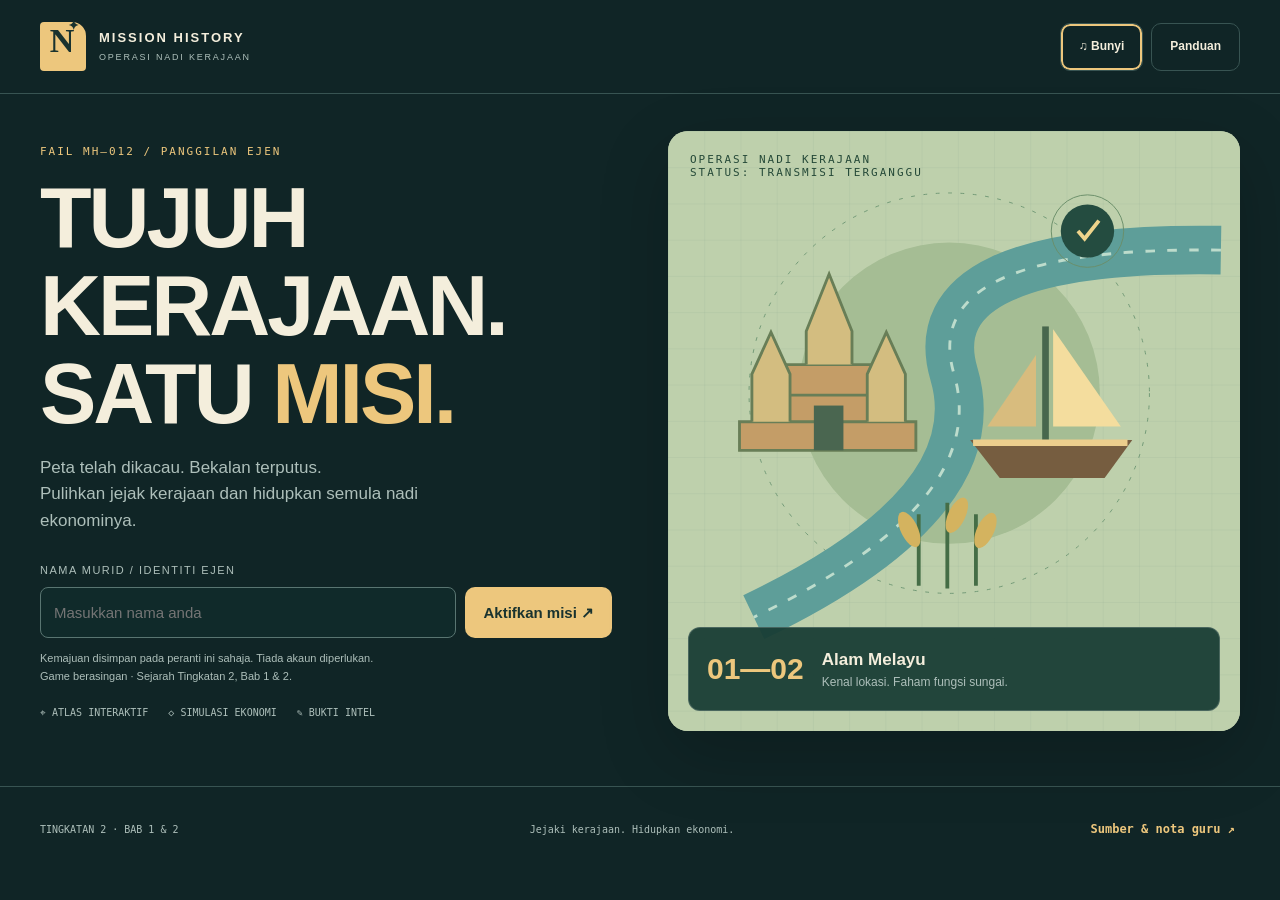
<file: index.html>
<!doctype html><html lang="ms"><head><meta charset="utf-8"><meta name="viewport" content="width=device-width,initial-scale=1"><meta name="theme-color" content="#102c2c"><meta name="description" content="Operasi Nadi Kerajaan: game Sejarah Tingkatan 2 Bab 1 dan 2 dengan peta, simulasi dan latihan bertulis."><title>Operasi Nadi Kerajaan · Mission History</title><style>
:root{--bg:#102526;--panel:#173333;--panel2:#1d3d3c;--line:#385452;--cream:#f4eedc;--gold:#edc77d;--teal:#80cbbb;--coral:#f48e72;--muted:#adbfba;--ink:#19332f}*{box-sizing:border-box}body{margin:0;background:var(--bg);color:var(--cream);font:15px/1.55 'Segoe UI',Arial,sans-serif}button,input,textarea{font:inherit}button{border:0;border-radius:10px;padding:12px 18px;min-height:48px;cursor:pointer;font-weight:700;background:var(--cream);color:var(--ink)}button:hover{filter:brightness(1.08)}button:disabled{opacity:.45;cursor:default}button:focus-visible,input:focus-visible,textarea:focus-visible,a:focus-visible,[tabindex]:focus-visible{outline:3px solid var(--gold);outline-offset:4px}button[aria-pressed=true]{box-shadow:inset 0 0 0 2px var(--gold)}a{color:var(--gold)}h1,h2,h3,p{margin:0 0 16px}h1{font-size:clamp(46px,6.6vw,92px);line-height:1.04;letter-spacing:-3px;font-weight:750}h2{font-size:clamp(28px,3vw,40px);line-height:1.2;letter-spacing:-1px}h3{font-size:20px;line-height:1.3}p{color:var(--muted)}.topbar{max-width:1400px;margin:auto;padding:22px 40px;display:flex;justify-content:space-between;align-items:center;border-bottom:1px solid var(--line);gap:12px}.brand{display:flex;align-items:center;gap:13px;font-size:13px;letter-spacing:2px;font-weight:800}.brand small{display:block;font-size:9px;letter-spacing:1.8px;color:var(--muted);margin-top:3px;font-weight:500}.brand-mark{font:700 34px Georgia,serif;color:var(--ink);background:var(--gold);width:46px;height:49px;text-align:center;position:relative;border-radius:4px 14px 4px 4px}.brand-mark span{position:absolute;font-size:13px;top:-4px;right:5px}.topbar nav{display:flex;gap:8px}.quiet{background:transparent;color:var(--cream);border:1px solid var(--line);font-size:12px}.primary{background:var(--gold);color:var(--ink)}.coral{background:var(--coral);color:#2a2621}.link-button{background:none;color:var(--gold);padding:5px;font-size:12px}.eyebrow{font:11px/1.7 Consolas,monospace;text-transform:uppercase;letter-spacing:2px;color:var(--gold);margin-bottom:14px}.muted{color:var(--muted)}.small{font-size:12px}.gold{color:var(--gold)}.teal{color:var(--teal)}.pill{display:inline-block;border:1px solid var(--line);padding:7px 13px;border-radius:25px;font:11px Consolas,monospace;color:var(--gold);white-space:nowrap}.panel{background:var(--panel);border:1px solid var(--line);border-radius:16px;padding:24px}main{max-width:1340px;padding:32px 40px 50px;margin:auto;min-height:75vh}footer{max-width:1340px;padding:18px 40px;margin:auto;border-top:1px solid var(--line);display:flex;justify-content:space-between;align-items:center;gap:12px;color:var(--muted);font:10px Consolas,monospace}.landing{display:grid;grid-template-columns:1fr 1fr;gap:56px;align-items:center;min-height:610px}.landing .lead{font-size:17px;max-width:470px}.landing-label{display:block;font-size:11px;letter-spacing:1.5px;color:var(--muted);margin:28px 0 8px}.name-row{display:flex;gap:9px}.name-row input{min-width:0;flex:1}.name-row button{white-space:nowrap}input,textarea{border:1px solid #597571;background:#102a2a;color:var(--cream);border-radius:8px;padding:13px;width:100%;min-height:50px}textarea{resize:vertical;line-height:1.65}.privacy{font-size:11px;line-height:1.6;margin-top:12px}.cover{position:relative;aspect-ratio:1/1.05;background:#b6c7a6;border-radius:20px;overflow:hidden;box-shadow:0 24px 70px #0003}.cover svg{display:block;width:100%;height:100%}.cover .cover-label{position:absolute;top:22px;left:22px;color:#254938;font:11px Consolas,monospace;letter-spacing:2px}.cover .cover-caption{position:absolute;bottom:20px;left:20px;right:20px;background:#183c34eF;border:1px solid #ffffff2e;padding:18px;border-radius:12px;display:flex;gap:18px;align-items:center}.cover-caption strong{color:var(--gold);font-size:30px}.cover-caption p{margin:0;font-size:12px}.cover-caption b{display:block;color:var(--cream);font-size:17px}.landing-tags{display:flex;gap:20px;margin-top:22px;font:10px Consolas,monospace;color:var(--muted)}.resume{max-width:720px;margin:65px auto}.resume .actions{justify-content:flex-start}.hud{display:grid;grid-template-columns:1fr auto;gap:20px;margin-bottom:25px}.hud .agent{font-size:12px;color:var(--muted)}.hud .score{font:24px Consolas,monospace;color:var(--gold)}.score small{font-size:11px;color:var(--muted)}.progress{height:5px;background:#36514b;border-radius:5px;overflow:hidden;margin:10px 0}.progress>i{display:block;height:100%;background:var(--teal);transition:width .3s}.steps{display:flex;gap:16px;color:#8fa6a0;font:10px Consolas,monospace}.steps .current{color:var(--gold)}.heading{display:flex;align-items:flex-end;justify-content:space-between;gap:25px;margin-bottom:24px}.heading p{margin-bottom:0;max-width:760px}.heading .eyebrow{margin-bottom:10px}.next-guide{background:#284c43;border:1px solid #6a8a69;border-radius:12px;padding:14px 18px;margin-bottom:20px;display:flex;align-items:center;justify-content:space-between;gap:14px}.next-guide p{color:#e1ebd4;margin:0;font-size:13px}.next-guide strong{color:var(--gold)}.next-guide button{font-size:12px;white-space:nowrap;background:#d8ddb5;min-height:44px;padding:8px 13px}.map-layout{display:grid;grid-template-columns:minmax(0,1fr) 280px;gap:20px}.atlas{background:#dce2cd;border-radius:15px;overflow:hidden;border:1px solid #9daf96;color:var(--ink)}.atlas-toolbar{display:flex;justify-content:space-between;gap:8px;align-items:center;background:#ede8d1;padding:12px 15px;font:11px Consolas,monospace}.atlas-toolbar button{background:#cad3b9;font-size:11px;padding:8px 12px;min-height:44px}.scope-tabs{display:flex;gap:6px;flex-wrap:wrap}.scope-tabs button.active{background:#335b50;color:var(--cream)}.atlas-viewport{overflow:auto;max-height:590px;overscroll-behavior:contain;scrollbar-color:#8b9f89 #dce2cd}.map-surface{position:relative;min-width:620px;width:100%;aspect-ratio:1000/900;user-select:none;isolation:isolate}.map-surface.zoom{width:150%;min-width:950px}.map-surface>img{width:100%;height:100%;display:block;pointer-events:none}.leader-lines{position:absolute;inset:0;width:100%;height:100%;pointer-events:none}.pin{position:absolute;transform:translate(-50%,-50%);padding:0;width:44px;height:44px;min-height:44px;border:2px solid #fff7df;border-radius:50%;background:#294d43;color:#fff;box-shadow:0 2px 7px #0005;font:700 15px Consolas,monospace;z-index:2}.pin.done{background:#577d48}.pin .placed-label{position:absolute;top:46px;left:50%;transform:translateX(-50%);background:#f6efdcea;color:#294b39;padding:2px 5px;border-radius:4px;font:600 10px 'Segoe UI',sans-serif;white-space:nowrap;pointer-events:none}.pin.target-hint{outline:4px solid #e18c56;outline-offset:4px}.atlas-caption{font-size:11px;padding:12px 16px;background:#ede8d1}.bank{padding:20px;align-self:start}.bank h3{font-size:17px}.bank p{font-size:12px}.label-list{display:flex;flex-direction:column;gap:8px}.map-label{background:#24463f;color:var(--cream);border:1px solid #527264;text-align:left;padding:12px 14px;font-size:13px;touch-action:none;user-select:none}.map-label.active{border-color:var(--gold);background:#59583a}.map-label.complete{background:#294a39;color:#b3d8ac;border-color:#5d865c}.drag-ghost{position:fixed;background:var(--gold);color:var(--ink);padding:14px 18px;border-radius:9px;box-shadow:0 5px 25px #0006;z-index:2000;pointer-events:none;font-weight:700;max-width:230px}.feedback{min-height:54px;padding:14px 18px;margin:18px 0;border-left:3px solid var(--gold);background:#e5bd730a;color:#e8e6ce;font-size:13px}.actions{display:flex;justify-content:flex-end;gap:10px;flex-wrap:wrap;margin-top:20px}.briefing{max-width:860px;margin:30px auto;text-align:center;padding:40px}.briefing h1{font-size:48px;letter-spacing:-2px}.briefing .alert{padding:20px;background:#ee8d7210;border:1px solid #ee8d7255;border-radius:12px;color:#fac2a9}.brief-grid{display:grid;grid-template-columns:repeat(3,1fr);gap:12px;margin:28px 0;text-align:left}.brief-grid div{padding:15px;background:#244139;border-top:2px solid var(--gold)}.brief-grid b{font-size:14px}.brief-grid p{font-size:12px;margin:7px 0 0}.intro{background:radial-gradient(ellipse at 50% 40%,#551f25,#160f17 75%);border:1px solid #9c5147;max-width:1000px;margin:20px auto;border-radius:16px;text-align:center;padding:30px;min-height:590px;font-family:Consolas,monospace;position:relative;overflow:hidden}.intro:before{content:'';position:absolute;inset:0;background:repeating-linear-gradient(0deg,transparent 0 5px,#ec755506 5px 6px);pointer-events:none}.intro h1{font:700 clamp(40px,7vw,86px) Consolas,monospace;letter-spacing:-3px;color:#ff846f;animation:signal 3s infinite;text-shadow:3px 0 #ab4557}.intro .counter{font-size:90px;color:#ffe9c6;line-height:1.2;margin:20px 0}.intro .terminal{max-width:620px;margin:25px auto;padding:18px;border-left:2px solid #ef795e;background:#080c11b0;text-align:left;color:#f3b8a2;min-height:88px}.intro .terminal p{font-size:13px;margin:8px 0 0;color:#d5b7a5}.intro .quiet{border-color:#8e5147;margin-top:15px}.intro .eyebrow{color:#efac8c}.scene-layout{display:grid;grid-template-columns:minmax(0,1fr) 315px;gap:20px;align-items:start}.scene-frame{border-radius:16px;overflow:hidden;border:1px solid #899f80;background:#bfd0aa;position:relative}.scene-svg{display:block;width:100%;height:auto;aspect-ratio:900/600;touch-action:manipulation;user-select:none}.scene-foot{background:#2d5349;padding:10px 15px;font-size:11px;color:#e4e9d0}.scene-object{cursor:pointer}.scene-object:focus{outline:none;filter:drop-shadow(0 0 6px #fff3ba)}.scene-object text{pointer-events:none;font-family:'Segoe UI',Arial,sans-serif}.scene-object:hover{filter:brightness(1.1)}.object-panel{padding:20px}.object-panel p{font-size:13px}.object-panel .eyebrow{font-size:10px}.object-panel .full{width:100%;margin-top:12px}.near{color:var(--teal);font-size:11px;margin:10px 0;min-height:17px}.radio-message{font-size:12px;border-top:1px solid var(--line);padding-top:13px;margin-top:17px;color:#e6d7b4;min-height:66px}.inventory{margin:18px 0 0;padding:20px}.inventory h3{font-size:17px}.inventory-grid{display:grid;grid-template-columns:repeat(5,1fr);gap:10px}.document,.cargo{background:#ede3c4;color:#263f31;text-align:left;padding:14px;border:2px solid transparent;position:relative;min-height:110px}.document strong{font:700 12px Consolas,monospace;display:block;margin:6px 0}.document span{display:block;font-size:11px;line-height:1.45}.document.active,.cargo.active{border-color:#d6844d;background:#faecc5}.document.done,.cargo.done{background:#a9c29c;color:#31563e;opacity:.8}.cargo .good-image{display:block;height:64px}.cargo .good-image svg{width:100%;height:100%}.cargo span{font-size:12px;display:block;text-align:center}.phase-banner{background:#213f39;padding:14px;border-radius:10px;font-size:12px;color:var(--muted);margin-top:15px}.tools{display:grid;grid-template-columns:repeat(2,1fr);gap:8px;margin-bottom:18px}.tool{background:#25453e;border:1px solid #567165;color:var(--cream);font-size:11px;padding:11px 7px;min-height:67px}.tool span{display:block;font-size:22px;margin-bottom:3px}.tool.active{border-color:var(--gold);color:var(--gold);background:#4b4f35}.exam{max-width:950px;margin:auto}.exam .panel{margin-bottom:18px}.exam-grid{display:grid;grid-template-columns:repeat(3,1fr);gap:18px}.exam label{display:block;font-size:13px;color:var(--muted);margin:10px 0 7px}.exam input{font-size:14px}.exam .section-label{font:12px Consolas,monospace;color:var(--gold);margin-bottom:10px}.exam-feedback{padding:12px 0;color:var(--teal);font-size:12px}.exam-feedback.bad{color:#f1b49e}.reference-table{width:100%;border-collapse:collapse;font-size:13px}.reference-table th,.reference-table td{text-align:left;border-bottom:1px solid var(--line);padding:12px 10px;vertical-align:top}.reference-table th{color:var(--gold)}.result-head{display:flex;gap:28px;align-items:center}.score-circle{flex-shrink:0;width:135px;height:135px;border:4px solid var(--gold);border-radius:50%;display:grid;place-content:center;text-align:center}.score-circle b{font:52px Consolas,monospace;line-height:1.2}.score-circle span{font-size:10px;color:var(--muted)}.stats{display:grid;grid-template-columns:repeat(4,1fr);gap:12px;margin:24px 0}.stats>div{border:1px solid var(--line);border-radius:10px;padding:15px}.stats b{font:25px Consolas,monospace;color:var(--gold);display:block}.stats span{font-size:11px;color:var(--muted)}.result-note{background:#29453d;border-left:3px solid var(--teal);padding:15px;color:#dce7d4;font-size:13px}.log{margin:22px 0;font-size:12px}.log p{padding:10px 0;border-bottom:1px solid var(--line);margin:0}dialog{width:min(820px,94vw);max-height:88vh;border:1px solid var(--line);border-radius:16px;background:var(--panel);color:var(--cream);padding:28px}dialog::backdrop{background:#071414c9}dialog p,dialog li{font-size:14px;color:var(--muted)}dialog h2{font-size:29px}dialog button{margin-top:18px}#toast{position:fixed;left:50%;bottom:24px;transform:translate(-50%,150%);opacity:0;background:#f2e3bb;color:#243e2e;border-radius:10px;padding:14px 20px;max-width:min(90%,650px);z-index:3000;box-shadow:0 5px 35px #0005;transition:transform .2s,opacity .2s;font-size:14px;pointer-events:none}#toast.show{transform:translate(-50%,0);opacity:1}.rain-line{stroke:#d4edeb;stroke-width:2;opacity:.6;animation:rain .8s linear infinite}.rain-layer{pointer-events:none}@keyframes rain{to{transform:translate(-15px,35px)}}@keyframes signal{0%,88%,100%{transform:translateX(0)}90%{transform:translateX(-2px)}94%{transform:translateX(2px)}}@media(max-width:1060px){main{padding:28px}.landing{gap:30px}.map-layout{grid-template-columns:minmax(0,1fr) 230px}.scene-layout{grid-template-columns:minmax(0,1fr) 280px}.inventory-grid{grid-template-columns:repeat(3,1fr)}.map-surface{min-width:620px}}@media(max-width:760px){.topbar{padding:16px}.brand{font-size:10px;letter-spacing:1px;gap:9px}.brand small{font-size:7px;letter-spacing:.8px}.brand-mark{width:37px;height:42px;font-size:28px}.topbar nav{gap:5px}.quiet{font-size:10px;padding:9px;min-height:44px}main{padding:22px 16px}.landing{grid-template-columns:1fr;gap:26px}.landing h1{font-size:53px}.landing .lead{font-size:15px}.name-row{flex-wrap:wrap}.name-row button{width:100%}.cover{aspect-ratio:1.2;max-height:400px}.cover-caption{padding:14px!important}.landing-tags{font-size:9px;gap:13px}.heading{display:block}.heading .pill{margin-top:14px}.heading p{font-size:14px}.hud{gap:12px}.hud .agent{font-size:10px}.hud .score{font-size:18px}.steps{gap:8px;font-size:8px;flex-wrap:wrap}.next-guide{padding:12px;align-items:flex-start}.next-guide p{font-size:12px}.next-guide button{font-size:10px;min-width:88px;white-space:normal}.map-layout,.scene-layout{grid-template-columns:1fr;gap:12px}.atlas-toolbar{flex-wrap:wrap;padding:10px}.atlas-viewport{max-height:350px}.map-surface{min-width:600px}.atlas-caption{font-size:10px}.bank{padding:14px;position:sticky;bottom:8px;z-index:10;box-shadow:0 -4px 20px #061b1b50}.bank h3{font-size:13px;margin-bottom:8px}.bank .eyebrow,.bank>p{display:none}.label-list{display:grid;grid-template-columns:repeat(2,1fr);gap:6px;max-height:150px;overflow:auto}.map-label{font-size:11px;min-height:44px;padding:10px}.briefing{padding:25px 18px}.briefing h1{font-size:35px}.brief-grid{grid-template-columns:1fr;gap:8px}.brief-grid div{padding:12px}.intro{min-height:540px;padding:22px 15px}.intro h1{font-size:44px}.intro .counter{font-size:75px}.intro .terminal{min-height:115px}.scene-svg{min-height:250px}.scene-object text{font-size:22px!important}.scene-foot{font-size:10px}.object-panel{padding:17px}.tools{grid-template-columns:repeat(4,1fr);gap:6px}.tool{font-size:9px;padding:8px 4px}.tool span{font-size:20px}.inventory{padding:14px}.inventory-grid{grid-template-columns:repeat(2,1fr)}.document{min-height:105px;padding:11px}.document strong{font-size:11px}.document span{font-size:10px}.exam-grid{grid-template-columns:1fr;gap:5px}.exam .panel{padding:18px}.exam textarea{min-height:185px}.reference-table{font-size:11px}.reference-table th,.reference-table td{padding:10px 6px}.result-head{flex-direction:column;text-align:center;gap:18px}.stats{grid-template-columns:repeat(2,1fr)}.actions button{flex:1;min-width:140px}.feedback{font-size:12px}footer{padding:18px 16px;flex-wrap:wrap}footer>span:nth-child(2){display:none}dialog{padding:21px}.source-table{overflow:auto}.score-circle{width:115px;height:115px}.score-circle b{font-size:44px}}@media(prefers-reduced-motion:reduce){*,*:before,*:after{animation:none!important;transition:none!important}}@media print{body{background:white;color:black}.topbar,footer,.actions,#toast{display:none}p,.muted,.stats span{color:#333}.panel{border:1px solid #ddd;background:white}.reference-table th,.stats b{color:#222}.score-circle{border-color:#444}}

</style></head><body><header class="topbar"><div class="brand"><span class="brand-mark">N<span>✦</span></span><div>MISSION HISTORY<small>OPERASI NADI KERAJAAN</small></div></div><nav><button id="audio" class="quiet" aria-pressed="true">♫ Bunyi</button><button id="help" class="quiet">Panduan</button></nav></header><main id="app"></main><footer><span>TINGKATAN 2 · BAB 1 & 2</span><span>Jejaki kerajaan. Hidupkan ekonomi.</span><button id="source-link" class="link-button">Sumber & nota guru ↗</button></footer><div id="toast" role="status" aria-live="polite"></div><dialog id="modal"><div id="modal-body"></div><button id="close-modal" class="primary">Tutup</button></dialog><script>
(function(root){
  'use strict';
  const normalize=s=>String(s||'').toLowerCase().normalize('NFKD').replace(/[\u0300-\u036f]/g,'').replace(/[^a-z0-9\s]/g,' ').replace(/\s+/g,' ').trim();
  function shuffle(items,rng=Math.random){const a=items.slice();for(let i=a.length-1;i>0;i--){const j=Math.floor(rng()*(i+1));[a[i],a[j]]=[a[j],a[i]];}return a;}
  function esc(s){return String(s??'').replace(/[&<>"']/g,c=>({'&':'&amp;','<':'&lt;','>':'&gt;','"':'&quot;',"'":'&#39;'}[c]));}
  function award(s,id,max){if(Object.hasOwn(s.earned,id))return false;s.earned[id]=Math.max(0,max-(s.errors[id]?1:0));return true;}
  function markError(s,id){s.errors[id]=true;}
  function factGrade(answers){
    const rule={a_funan:s=>/\bmekong\b/.test(s),a_majapahit:s=>/\bbrantas\b/.test(s),a_srivijaya:s=>/\bmusi\b/.test(s),b_champa:s=>/\bindrapura\b/.test(s),b_angkor:s=>/\bhariharalaya\b/.test(s),b_gangga:s=>s==='pangkalan'};
    return Object.fromEntries(Object.entries(rule).map(([id,fn])=>{const n=normalize(answers[id]);return[id,!/\b(tidak|bukan|tiada)\b/.test(n)&&fn(n)?1:0];}));
  }
  function essayGrade(value){
    const clauses=String(value||'').split(/[.!?;\n]+/).map(normalize).filter(s=>s.split(' ').length>=3&&!/\b(tidak|bukan|tiada|tak)\b/.test(s));
    const rules={air:s=>/\bair\b/.test(s)&&/(bekal|sumber|minum|harian|pengairan|mengairi)/.test(s),subur:s=>/subur/.test(s)&&/(tanah|pertanian|tanaman|bercucuk)/.test(s),angkutan:s=>/(pengangkutan|mengangkut|perhubungan|hubungan|laluan)/.test(s)&&/(sungai|barang|penduduk|perahu|jalan|angkut|hubung)/.test(s),dagang:s=>/(perdagangan|berdagang|perniagaan|jual beli|pelabuhan)/.test(s),makanan:s=>/(ikan|makanan)/.test(s)&&/(sumber|tangkap|bekal|membekal)/.test(s)};
    const matched=Object.entries(rules).filter(([,fn])=>clauses.some(fn)).map(([k])=>k);
    return {matched,suggested:Math.min(4,matched.length)};
  }
  const api={normalize,shuffle,esc,award,markError,factGrade,essayGrade};
  if(typeof module!=='undefined')module.exports=api;else root.NadiCore=api;
})(typeof globalThis!=='undefined'?globalThis:this);

</script>
<script>
'use strict';
const geo=(lon,lat)=>({x:(lon-92)/28*100,y:(23-lat)/35*100});
const KINGDOMS=[
 {id:'funan',name:'Funan',...geo(105.3,11.1),city:'Vyadhapura',where:'Lembah Sungai Mekong',river:'Mekong',hint:'Cari bahagian hilir Mekong, di utara Teluk Thailand.'},
 {id:'champa',name:'Champa',...geo(108.27,15.78),city:'Indrapura',where:'Selatan dan tengah Vietnam',river:null,hint:'Cari pesisir tengah Vietnam di sebelah timur tanah besar.'},
 {id:'srivijaya',name:'Srivijaya',...geo(104.76,-2.99),city:'Palembang',where:'Lembah Sungai Musi, Sumatera',river:'Musi',hint:'Cari Sumatera di sebelah selatan Selat Melaka.'},
 {id:'angkor',name:'Angkor',...geo(103.97,13.35),city:'Hariharalaya',where:'Lembah Sungai Mekong',river:'Mekong',hint:'Cari kawasan Kemboja, di utara lokasi Funan.'},
 {id:'majapahit',name:'Majapahit',...geo(112.38,-7.55),city:'Kota Trowulan',where:'Lembah Sungai Brantas, Jawa Timur',river:'Brantas',hint:'Cari bahagian timur Pulau Jawa.'},
 {id:'kedah',name:'Kedah Tua',...geo(100.42,5.7),city:'Sungai Mas dan Pangkalan Bujang',where:'Sungai Mas dan Sungai Bujang',river:'Mas dan Bujang',hint:'Cari pantai barat laut Semenanjung Tanah Melayu.'},
 {id:'gangga',name:'Gangga Nagara',...geo(100.7,4.43),city:'Pangkalan',where:'Pantai barat bahagian tengah Tanah Melayu',river:null,hint:'Cari pantai barat Semenanjung, di selatan Kedah Tua.'}
];
const MAP_TASKS=[
 ...KINGDOMS.map(k=>({id:'k_'+k.id,round:0,scope:'main',label:k.name,x:k.x,y:k.y,tip:k.hint,note:k.name+' — '+k.where+'.'})),
 {id:'r_mekong',round:1,scope:'main',label:'Sungai Mekong',...geo(105.97,14.1),tip:'Funan dan Angkor berkait dengan lembah sungai yang sama.',note:'Lembah Mekong dikaitkan dengan Funan dan Angkor.'},
 {id:'r_musi',round:1,scope:'main',label:'Sungai Musi',...geo(104.76,-2.99),tip:'Cari sungai di Sumatera yang dikaitkan dengan Srivijaya.',note:'Srivijaya — Lembah Sungai Musi, Sumatera.'},
 {id:'r_brantas',round:1,scope:'main',label:'Sungai Brantas',...geo(112.35,-7.46),tip:'Cari Jawa Timur, kawasan kerajaan Majapahit.',note:'Majapahit — Lembah Sungai Brantas, Jawa Timur.'},
 {id:'r_mas',round:1,scope:'kedah',label:'Sungai Mas',x:48,y:70,tip:'Cari penanda sungai di bahagian selatan peta kecil.',note:'Kedah Tua: dua lokasi sungai yang perlu diingat ialah Sungai Mas dan Sungai Bujang.'},
 {id:'r_bujang',round:1,scope:'kedah',label:'Sungai Bujang',x:58,y:32,tip:'Cari penanda sungai di bahagian utara peta kecil.',note:'Sungai Bujang ialah lokasi sungai; Pangkalan Bujang ialah pusat kerajaan.'},
 ...KINGDOMS.filter(k=>k.id!=='kedah').map(k=>({id:'c_'+k.id,round:2,scope:'main',label:k.city,x:k.x,y:k.y,tip:'Pusat kerajaan '+k.name+'.',note:k.name+' — pusat kerajaan '+k.city+'.'})),
 {id:'c_mas',round:2,scope:'kedah',label:'Sungai Mas',x:48,y:70,tip:'Pusat selatan Kedah Tua mempunyai nama yang sama dengan sungainya.',note:'Sungai Mas dan Pangkalan Bujang ialah pusat kerajaan Kedah Tua.'},
 {id:'c_bujang',round:2,scope:'kedah',label:'Pangkalan Bujang',x:58,y:32,tip:'Nama pusat ini bermula dengan Pangkalan.',note:'Bezakan Sungai Bujang (sungai) dengan Pangkalan Bujang (pusat kerajaan).'}
];
const CHARTERS=[
 {id:'doc_funan',target:'funan',title:'RAJA KECIL',body:'Putera raja mengetuai tujuh wilayah.',fact:'Dalam Funan, ketua wilayah terdiri daripada putera raja bergelar Raja Kecil.'},
 {id:'doc_srivijaya',target:'srivijaya',title:'KEDATUAN',body:'Wilayah ditadbir Datu berketurunan raja.',fact:'Srivijaya membezakan Kedatuan daripada Pradatuan.'},
 {id:'doc_angkor',target:'angkor',title:'DEWARAJA',body:'Gelaran raja yang dikaitkan dengan dewa.',fact:'Dewaraja ialah gelaran raja Angkor.'},
 {id:'doc_majapahit',target:'majapahit',title:'SAPTA PRABU',body:'Majlis Penasihat Diraja daripada kerabat diraja.',fact:'Sapta Prabu membantu raja Majapahit.'},
 {id:'doc_kedah',target:'kedah',title:'KETUA PENTADBIRAN',body:'Mengurus perdagangan dan keagamaan dalam pentadbiran yang mudah.',fact:'Kedah Tua mempunyai ketua yang mengurus perdagangan dan keagamaan.'}
];
const GOODS=[
 {id:'rice',name:'Padi',category:'farm',icon:'rice',note:'Padi ialah hasil pertanian.'},
 {id:'rattan',name:'Rotan',category:'forest',icon:'rattan',note:'Rotan dikumpulkan sebagai hasil hutan.'},
 {id:'pearl',name:'Mutiara',category:'sea',icon:'pearl',note:'Mutiara ialah hasil laut.'},
 {id:'tin',name:'Bijih timah',category:'mine',icon:'tin',note:'Bijih timah diperoleh melalui perlombongan.'},
 {id:'pot',name:'Tembikar',category:'craft',icon:'pot',note:'Tembikar ialah hasil pembuatan.'}
];
const CATEGORIES=[{id:'farm',name:'Pertanian'},{id:'forest',name:'Hasil hutan'},{id:'sea',name:'Hasil laut'},{id:'mine',name:'Perlombongan'},{id:'craft',name:'Pembuatan'}];
const ANSWER_FIELDS=[
 {id:'a_funan',section:'a',kingdom:'Funan',prompt:'Isyarat dari Funan: bekalan perlu dihantar melalui lembah sungai manakah?',model:'Lembah Sungai Mekong'},
 {id:'a_majapahit',section:'a',kingdom:'Majapahit',prompt:'Kapal bekalan menuju Majapahit di Jawa Timur. Namakan sungai yang perlu dicari pada atlas.',model:'Sungai Brantas'},
 {id:'a_srivijaya',section:'a',kingdom:'Srivijaya',prompt:'Ejen berada di Palembang. Apakah sungai yang berkait dengan lokasi kerajaan Srivijaya?',model:'Sungai Musi'},
 {id:'b_champa',section:'b',kingdom:'Champa',prompt:'Dokumen untuk Champa kehilangan alamat pusat kerajaan. Lengkapkan alamat itu.',model:'Indrapura'},
 {id:'b_angkor',section:'b',kingdom:'Angkor',prompt:'Fail pusat Angkor tersalah label sebagai Palembang. Tulis nama pusat yang betul.',model:'Hariharalaya'},
 {id:'b_gangga',section:'b',kingdom:'Gangga Nagara',prompt:'Utusan Gangga Nagara perlu kembali ke pusat kerajaannya. Apakah nama destinasi tersebut?',model:'Pangkalan'}
];
const EXAMPLE_ESSAY='Lembah sungai membekalkan air untuk kegunaan harian dan pengairan. Tanah yang subur sesuai untuk pertanian. Sungai memudahkan pengangkutan dan perhubungan. Sungai juga memudahkan kegiatan perdagangan.';

</script>
<script>
'use strict';
const MAP_IMAGES={"main":"[data-uri]","kedah":"[data-uri]"};

</script>
<script>
'use strict';
const {shuffle,esc,award,markError,factGrade,essayGrade}=NadiCore;
const $=s=>document.querySelector(s),app=$('#app'),SAVE_KEY='mission-nadi-v2';
const maximum={...Object.fromEntries(MAP_TASKS.map(t=>[t.id,2])),...Object.fromEntries(CHARTERS.map(t=>[t.id,2])),water:5,soil:5,...Object.fromEntries(GOODS.map(t=>['g_'+t.id,2])),barrier:5,food:5,channel:5,dispatch:5};
function fresh(){return {version:1,name:'',stage:'landing',round:0,scope:'main',earned:{},errors:{},orders:{},answers:{},exam:null,log:[],muted:false,helpUsed:0};}
let S=fresh(),selected=null,focus=null,tool='water',avatar={x:450,y:510},destination=null,frame=0,lastTime=0,audioCtx,toastTimer,introTimer,feedback='Pilih label, kemudian seret ke pin atau ketik pin yang betul.',radio='Pilih objek di kawasan untuk menghampirinya.';
function save(){if(S.stage==='landing')return;try{localStorage.setItem(SAVE_KEY,JSON.stringify(S));}catch{}}
function load(){try{const s=JSON.parse(localStorage.getItem(SAVE_KEY));if(!s||s.version!==1||typeof s.name!=='string'||!['map','admin','economy','emergency','exam','report'].includes(s.stage)||!s.earned||typeof s.earned!=='object'||!s.errors||!s.orders||!s.answers||!Array.isArray(s.log))return null;s.earned=Object.fromEntries(Object.entries(s.earned).filter(([k,v])=>maximum[k]!==undefined&&typeof v==='number'&&v>=0&&v<=maximum[k]));return {...fresh(),...s};}catch{return null;}}
const done=id=>Object.hasOwn(S.earned,id);
function points(){return Object.values(S.earned).reduce((a,b)=>a+b,0)+(S.exam?Object.values(S.exam.facts).reduce((a,b)=>a+b,0)+S.exam.essay.suggested:0);}
function progress(){return Math.round((Object.keys(S.earned).length+(S.exam?1:0))/37*100);}
function order(key,items){if(!S.orders[key]||S.orders[key].length!==items.length)S.orders[key]=shuffle(items);return S.orders[key];}
function tone(kind='ok'){if(S.muted)return;try{audioCtx??=new(window.AudioContext||window.webkitAudioContext)();audioCtx.resume();const t=audioCtx.currentTime,frequencies=kind==='error'?[180,135]:kind==='tick'?[210,180]:[523,784];frequencies.forEach((f,i)=>{const o=audioCtx.createOscillator(),g=audioCtx.createGain();o.type=kind==='tick'?'triangle':'sine';o.frequency.value=f;g.gain.setValueAtTime(.0001,t+i*.09);g.gain.exponentialRampToValueAtTime(.065,t+i*.09+.012);g.gain.exponentialRampToValueAtTime(.0001,t+i*.09+.2);o.connect(g);g.connect(audioCtx.destination);o.start(t+i*.09);o.stop(t+i*.09+.21);});}catch{}}
function notify(message,ok=true){$('#toast').textContent=message;$('#toast').classList.add('show');clearTimeout(toastTimer);toastTimer=setTimeout(()=>$('#toast').classList.remove('show'),3500);tone(ok?'ok':'error');}
function atTop(){window.scrollTo({top:0,behavior:'instant'});}
function log(action,result){S.log.push({action,result});if(S.log.length>160)S.log.shift();}
function succeed(id,message){if(award(S,id,maximum[id])){log(message,'Selesai · '+S.earned[id]+'/'+maximum[id]);save();notify(message);}refreshHud();}
function mistake(id,message){if(!S.errors[id]){markError(S,id);log(message,'Perlu pembetulan · −1 pada tugasan ini');}radio=message;save();notify(message,false);}
function hud(){const i={map:0,admin:1,economy:2,emergency:2,exam:3,report:3}[S.stage]??0;return `<div class="hud"><div><div class="agent">EJEN <b>${esc(S.name.toUpperCase())}</b> / OPERASI NADI KERAJAAN</div><div class="progress" role="progressbar" aria-label="Kemajuan operasi" aria-valuenow="${progress()}" aria-valuemin="0" aria-valuemax="100"><i style="width:${progress()}%"></i></div><div class="steps">${['01 / ATLAS','02 / PEMERINTAHAN','03 / EKONOMI','04 / BUKTI INTEL'].map((n,j)=>`<span class="${i===j?'current':''}">${n}</span>`).join('')}</div></div><div class="score">${points()} <small>/ 100${S.exam?'*':''}</small></div></div>`;}
function refreshHud(){const h=$('.hud');if(h)h.outerHTML=hud();}
function heading(kicker,title,description,badge){return `<div class="heading"><div><p class="eyebrow">${kicker}</p><h2>${title}</h2><p>${description}</p></div><span class="pill">${badge}</span></div>`;}
function modal(html){$('#modal-body').innerHTML=html;$('#modal').showModal();}
function switchStage(stage){cancelAnimationFrame(frame);selected=null;focus=null;destination=null;avatar={x:450,y:510};S.stage=stage;tool=stage==='emergency'?'barrier':'water';radio='Pilih objek atau tekan “Tugasan seterusnya” untuk bergerak.';save();render();atTop();}
function render(){if(S.stage==='map')renderMap();else if(['admin','economy','emergency'].includes(S.stage))renderWorld();else if(S.stage==='exam')renderExam();else if(S.stage==='report')renderReport();else landing();$('#audio').textContent=S.muted?'♫ Senyap':'♫ Bunyi';$('#audio').setAttribute('aria-pressed',!S.muted);}
const coverSVG=`<svg xmlns="http://www.w3.org/2000/svg" viewBox="0 0 600 630" aria-hidden="true"><defs><pattern id="cg" width="38" height="38" patternUnits="userSpaceOnUse"><path d="M38 0H0V38" stroke="#6687762b" fill="none"/></pattern></defs><rect width="600" height="630" fill="#bed0ac"/><rect width="600" height="630" fill="url(#cg)"/><circle cx="295" cy="275" r="210" fill="none" stroke="#709875" stroke-dasharray="4 9"/><circle cx="295" cy="275" r="158" fill="#a5bd94"/><path d="M580 125Q260 120 300 255T90 510" fill="none" stroke="#5e9e99" stroke-width="51"/><path d="M580 125Q260 120 300 255T90 510" fill="none" stroke="#bddccc" stroke-width="3" stroke-dasharray="10 13"/><g transform="translate(75 195)"><path d="M0 140h185v-30H0zm17-30h150V82H17zm24-28h105V50H41z" fill="#c49d67" stroke="#687e57" stroke-width="3"/><path d="M70 50V15l24-60 24 60v35" fill="#d3bd80" stroke="#687e57" stroke-width="3"/><path d="M13 110V60l20-44 20 44v50M134 110V60l20-44 20 44v50" fill="#d3bd80" stroke="#687e57" stroke-width="3"/><rect x="78" y="93" width="31" height="47" fill="#4a6650"/></g><g transform="translate(400 289)"><path d="M-83 35H87L58 75H-52Z" fill="#765d40"/><path d="M-4-84V36" stroke="#48674d" stroke-width="7"/><path d="M4-81L75 21H4Z" fill="#f4dd9e"/><path d="M-14-54L-65 21h51Z" fill="#d8bc7e"/><path d="M-80 38H82" stroke="#ecce8d" stroke-width="7"/></g><g transform="translate(293 402)"><path d="M-30 0v75M0-12v90M30 0v75" stroke="#456d46" stroke-width="4"/><g fill="#d4b35f"><ellipse cx="-40" cy="16" rx="9" ry="20" transform="rotate(-25 -40 16)"/><ellipse cx="10" cy="1" rx="9" ry="20" transform="rotate(25 10 1)"/><ellipse cx="40" cy="17" rx="9" ry="20" transform="rotate(25 40 17)"/></g></g><g transform="translate(440 105)"><circle r="28" fill="#244c40"/><path d="M-10 0l7 8 15-19" stroke="#eed48b" stroke-width="4" fill="none"/><circle r="38" stroke="#6b8e69" fill="none"/></g></svg>`;
function landing(){S.stage='landing';app.innerHTML=`<section class="landing"><div><p class="eyebrow">FAIL MH–012 / PANGGILAN EJEN</p><h1>TUJUH KERAJAAN.<br>SATU <span class="gold">MISI.</span></h1><p class="lead">Peta telah dikacau. Bekalan terputus.<br>Pulihkan jejak kerajaan dan hidupkan semula nadi ekonominya.</p><form id="name-form"><label for="agent-name" class="landing-label">NAMA MURID / IDENTITI EJEN</label><div class="name-row"><input id="agent-name" placeholder="Masukkan nama anda" autocomplete="given-name" required maxlength="40"><button class="primary">Aktifkan misi ↗</button></div></form><p class="privacy">Kemajuan disimpan pada peranti ini sahaja. Tiada akaun diperlukan.<br>Game berasingan · Sejarah Tingkatan 2, Bab 1 & 2.</p><div class="landing-tags"><span>⌖ ATLAS INTERAKTIF</span><span>◇ SIMULASI EKONOMI</span><span>✎ BUKTI INTEL</span></div></div><div class="cover"><div class="cover-label">OPERASI NADI KERAJAAN<br>STATUS: TRANSMISI TERGANGGU</div>${coverSVG}<div class="cover-caption"><strong>01—02</strong><p><b>Alam Melayu</b>Kenal lokasi. Faham fungsi sungai.</p></div></div></section>`;$('#name-form').onsubmit=e=>{e.preventDefault();const name=$('#agent-name').value.trim();if(!name){$('#agent-name').setCustomValidity('Masukkan nama murid.');$('#agent-name').reportValidity();return;}S=fresh();S.name=name;S.muted=$('#audio').getAttribute('aria-pressed')==='false';intro();};$('#agent-name').oninput=()=>$('#agent-name').setCustomValidity('');}
function resumePrompt(saved){S=saved;app.innerHTML=`<section class="panel resume"><p class="eyebrow">REKOD EJEN DITEMUI</p><h2>Selamat kembali, ${esc(S.name)}.</h2><p>Kemajuan ${progress()}% · ${points()} markah. Sambung operasi pada peranti ini atau mulakan sesi baharu.</p><div class="actions"><button id="resume" class="primary">Sambung operasi →</button><button id="new-session" class="quiet">Murid baharu / mula semula</button></div></section>`;$('#resume').onclick=()=>{render();atTop();};$('#new-session').onclick=()=>{modal('<h2>Mulakan sesi baharu?</h2><p>Rekod pada peranti ini akan digantikan. Jika perlu, sambung dahulu dan salin laporan selepas tamat.</p><button id="confirm-new" class="coral">Ya, sesi baharu</button>');$('#confirm-new').onclick=()=>{$('#modal').close();try{localStorage.removeItem(SAVE_KEY);}catch{}S=fresh();landing();};};}
function intro(){let seconds=8,closed=false;app.innerHTML=`<section class="intro"><p class="eyebrow">SALURAN SULIT / GANGGUAN DIKESAN</p><h1>CODE ERROR</h1><p>ARKIB ALAM MELAYU TIDAK STABIL</p><div class="counter" id="counter" aria-hidden="true">00:08</div><p class="eyebrow">MEMBUKA SALURAN KECEMASAN</p><div class="terminal" role="status"><b id="intro-status">PETA TIDAK DAPAT DISAHKAN</b><p id="intro-line">Ejen ${esc(S.name)}, rekod kerajaan dan sungai telah bercampur.</p></div><button id="skip" class="quiet">Langkau intro →</button></section>`;atTop();const finish=()=>{if(closed)return;closed=true;clearTimeout(introTimer);briefing();};$('#skip').onclick=finish;const tick=()=>{if(closed)return;$('#counter').textContent='00:'+String(seconds).padStart(2,'0');if(seconds===4){$('#intro-status').textContent='BEKALAN EKONOMI TERPUTUS';$('#intro-line').textContent='Pulihkan lokasi, urus sumber dan buktikan pengetahuan anda.';}if(seconds===0){tone();finish();return;}tone('tick');seconds--;introTimer=setTimeout(tick,1000);};tick();}
function briefing(){app.innerHTML=`<section class="panel briefing"><p class="eyebrow">AKSES EJEN DISAHKAN</p><h1>Selamat datang,<br><span class="gold">Ejen ${esc(S.name)}.</span></h1><p class="alert">CODE RED: pulihkan peta kita dan selamatkan nadi kerajaan.</p><div class="brief-grid"><div><b>01 · JEJAK LOKASI</b><p>Seret kerajaan, sungai dan pusat kerajaan pada atlas.</p></div><div><b>02 · HIDUPKAN EKONOMI</b><p>Gerakkan ejen, kendalikan air dan urus hasil dagangan.</p></div><div><b>03 · BUKTIKAN INTEL</b><p>Jawab soalan bertulis daripada ingatan sendiri.</p></div></div><button id="begin" class="primary">Mulakan misi peta →</button><p class="privacy">Tiada had masa selepas intro. Petunjuk dan bantuan lokasi sentiasa tersedia.</p></section>`;$('#begin').onclick=()=>switchStage('map');}
function currentMapTasks(){return MAP_TASKS.filter(t=>t.round===S.round);}
function pinPosition(t){if(S.round===0&&t.id==='k_kedah')return{x:t.x-3,y:t.y-2};if(S.round===0&&t.id==='k_gangga')return{x:t.x+3,y:t.y+2};return{x:t.x,y:t.y};}
function renderMap(){const tasks=currentMapTasks(),visible=tasks.filter(t=>t.scope===S.scope),completed=tasks.every(t=>done(t.id)),left=tasks.filter(t=>!done(t.id));const ids=order('labels'+S.round,tasks.map(t=>t.id));const pinIds=order('pins'+S.round,tasks.map(t=>t.id));save();app.innerHTML=hud()+heading('BAB 1 / ATLAS ALAM MELAYU',['Pulihkan jejak tujuh kerajaan.','Jejaki sungai, nadi kerajaan.','Temukan pusat pemerintahan.'][S.round],['Seret setiap kerajaan ke pin kawasan yang sepadan. Kedudukan geografi kekal; label dan nombor pin diacak.','Letakkan label pada penanda sungai. Buka peta kecil Kedah Tua untuk Sungai Mas dan Sungai Bujang.','Padankan pusat kerajaan pada penanda bandar. Sungai Mas dan Pangkalan Bujang perlu diletakkan berasingan.'][S.round],`PUSINGAN ${S.round+1} / 3`)+`<div class="next-guide"><p><strong>${completed?'Pusingan lengkap.':'Arahan seterusnya'}</strong> ${completed?'Teruskan dengan butang di bawah.':S.scope==='main'&&left.every(t=>t.scope==='kedah')?'Buka tab Kedah Tua untuk baki label.':'Pilih label → letakkan pada pin. '+left.length+' label belum selesai.'}</p><button id="map-help">Petunjuk lokasi</button></div><div class="map-layout"><section class="atlas"><div class="atlas-toolbar"><div class="scope-tabs"><button data-scope="main" class="${S.scope==='main'?'active':''}">Alam Melayu</button>${S.round>0?`<button data-scope="kedah" class="${S.scope==='kedah'?'active':''}">Kedah Tua · ${tasks.filter(t=>t.scope==='kedah'&&!done(t.id)).length} baki</button>`:''}</div><button id="zoom">＋ Zum</button></div><div class="atlas-viewport"><div class="map-surface"><img src="${MAP_IMAGES[S.scope]}" alt="${S.scope==='main'?'Peta geografi Asia Tenggara: tanah besar, Sumatera, Semenanjung, Jawa dan Borneo. Sungai ditanda biru.':'Peta kecil rujukan Kedah Tua: Sungai Bujang di utara dan Sungai Mas di selatan. Lakaran diperbesar, bukan skala.'}" draggable="false"><svg class="leader-lines" viewBox="0 0 1000 900" aria-hidden="true">${visible.map(t=>{const p=pinPosition(t);return `<path d="M${t.x*10} ${t.y*9}L${p.x*10} ${p.y*9}" stroke="#385c46" stroke-width="2"/><circle cx="${t.x*10}" cy="${t.y*9}" r="4" fill="#385c46"/>`;}).join('')}</svg>${pinIds.filter(id=>visible.some(t=>t.id===id)).map(id=>{const t=tasks.find(t=>t.id===id),p=pinPosition(t);return `<button class="pin ${done(id)?'done':''}" data-pin="${id}" style="left:${p.x}%;top:${p.y}%" aria-label="Pin ${pinIds.indexOf(id)+1}${done(id)?': '+esc(t.label):''}">${done(id)?'✓':pinIds.indexOf(id)+1}${done(id)?`<span class="placed-label">${esc(t.label)}</span>`:''}</button>`;}).join('')}</div></div><div class="atlas-caption">${S.scope==='main'?'Garis pantai geografi sebenar; pin ialah rujukan kawasan, bukan sempadan sejarah. Sungai kecil dipermudah. Leret peta untuk melihat semua pin.':'Lakaran orientasi Kedah Tua, diperbesar dan tidak berskala. Fokus pada hubungan kerajaan–sungai–pusat.'}</div></section><aside class="panel bank"><p class="eyebrow">LABEL INTEL / SUSUNAN RAWAK</p><h3>${visible.filter(t=>!done(t.id)).length} label baki dalam paparan ini</h3><p>Seret, atau pilih label kemudian ketik pin. Pilih tab Kedah Tua untuk label setempat.</p><div class="label-list">${ids.filter(id=>visible.some(t=>t.id===id)).map(id=>{const t=tasks.find(t=>t.id===id);return `<button data-label="${id}" class="map-label ${selected===id?'active':''} ${done(id)?'complete':''}" ${done(id)?'disabled':''}>${done(id)?'✓':'⠿'} ${esc(t.label)}</button>`;}).join('')}</div></aside></div><div class="feedback" role="status">${esc(feedback)}</div><div class="actions"><button id="notebook" class="quiet">Buku intel</button><button id="map-next" class="primary" ${completed?'':'disabled'}>${S.round===2?'Masuk pusat pemerintahan':'Pusingan seterusnya'} →</button></div>`;document.querySelectorAll('[data-scope]').forEach(b=>b.onclick=()=>{S.scope=b.dataset.scope;selected=null;renderMap();});document.querySelectorAll('[data-label]').forEach(b=>{b.onclick=()=>selectMap(b.dataset.label);b.onpointerdown=e=>dragStart(e,b);});document.querySelectorAll('[data-pin]').forEach(b=>b.onclick=()=>dropMap(selected,b.dataset.pin));$('#zoom').onclick=()=>{const z=$('.map-surface').classList.toggle('zoom');$('#zoom').textContent=z?'− Kecilkan':'＋ Zum';};$('#map-help').onclick=()=>{const target=MAP_TASKS.find(t=>t.id===selected)||left[0];if(!target){notify('Semua label pusingan ini sudah selesai.');return;}S.helpUsed++;if(target.scope!==S.scope){S.scope=target.scope;renderMap();}selectMap(target.id);feedback='Petunjuk: '+target.tip;$('.feedback').textContent=feedback;const pin=$('[data-pin="'+target.id+'"]');pin.classList.add('target-hint');pin.scrollIntoView({block:'nearest',inline:'center',behavior:'smooth'});save();};$('#notebook').onclick=notebook;$('#map-next').onclick=()=>{if(!completed)return;selected=null;if(S.round<2){S.round++;S.scope='main';feedback='Pusingan baharu. Perhatikan petunjuk geografi sebelum menjawab.';renderMap();atTop();}else switchStage('admin');};}
function selectMap(id){if(done(id))return;selected=id;document.querySelectorAll('[data-label]').forEach(b=>b.classList.toggle('active',b.dataset.label===id));}
function dropMap(id,pin){if(!id){notify('Pilih satu label dahulu.',false);return;}if(done(id))return;if(id!==pin){markError(S,id);feedback='Belum sepadan. Perhatikan lokasi atau gunakan Petunjuk lokasi. Nilai label ini kini 1/2 markah.';$('.feedback').textContent=feedback;save();notify('Semak lokasi dan cuba semula.',false);return;}succeed(id,'Label disahkan.');feedback=MAP_TASKS.find(t=>t.id===id).note;selected=null;renderMap();}
function dragStart(e,button){if(e.button!==0||done(button.dataset.label))return;selectMap(button.dataset.label);const id=button.dataset.label,x=e.clientX,y=e.clientY;let ghost,moved=false;button.setPointerCapture(e.pointerId);function move(ev){if(Math.hypot(ev.clientX-x,ev.clientY-y)>6)moved=true;if(!moved)return;if(!ghost){ghost=document.createElement('div');ghost.className='drag-ghost';ghost.textContent=button.textContent;document.body.appendChild(ghost);}ghost.style.left=(ev.clientX+10)+'px';ghost.style.top=(ev.clientY-50)+'px';}function clear(){ghost?.remove();button.removeEventListener('pointermove',move);button.removeEventListener('pointerup',end);button.removeEventListener('pointercancel',clear);}function end(ev){clear();if(!moved)return;const hit=document.elementFromPoint(ev.clientX,ev.clientY)?.closest('[data-pin]');if(hit)dropMap(id,hit.dataset.pin);else notify('Lepaskan pada pin bulat, atau gunakan cara pilih label kemudian pin.',false);}button.addEventListener('pointermove',move);button.addEventListener('pointerup',end);button.addEventListener('pointercancel',clear);}
function notebook(){if(S.stage==='exam'&&!S.exam){modal('<h2>Cuba daripada ingatan dahulu</h2><p>Padanan lengkap akan muncul selepas jawapan pertama dihantar. Semak kembali nama sungai dan pusat kerajaan yang anda pelajari.</p>');return;}modal(`<p class="eyebrow">BUKU INTEL / BAB 1</p><h2>Kerajaan, lokasi dan pusat</h2><div class="source-table"><table class="reference-table"><thead><tr><th>Kerajaan</th><th>Lokasi</th><th>Pusat kerajaan</th></tr></thead><tbody>${KINGDOMS.map(k=>`<tr><td>${k.name}</td><td>${k.where}</td><td>${k.city}</td></tr>`).join('')}</tbody></table></div><p class="small">Champa dan Gangga Nagara dinyatakan mengikut kawasan pantai dalam bahagian 1.2; tiada sungai tambahan direka untuk kedua-duanya.</p>`);}
const adminObjects=CHARTERS.map((c,i)=>({id:c.target,x:[145,450,755,275,625][i],y:[180,145,180,390,390][i],name:KINGDOMS.find(k=>k.id===c.target).name,desc:'Hantar piagam pentadbiran yang sesuai ke wakil kerajaan ini.',task:c.id}));
const economicObjects=[{id:'water',x:225,y:195,name:'Pintu air',desc:'Air tersimpan di baray. Buka laluan air ke kawasan sawah.',task:'water'},{id:'soil',x:655,y:200,name:'Sawah subur',desc:'Sediakan tanaman selepas saliran membekalkan air.',task:'soil'},...CATEGORIES.map((c,i)=>({id:c.id,x:[130,290,450,610,770][i],y:430,name:c.name,desc:'Hantar hasil ke ruang ekonomi yang betul.',task:'g_'+GOODS.find(g=>g.category===c.id).id}))];
const emergencyObjects=[{id:'barrier',x:710,y:160,name:'Jeti licin',desc:'Pelawat menghampiri jeti ketika hujan. Tutup akses sebelum kerja pemulihan.',task:'barrier'},{id:'food',x:650,y:410,name:'Bekalan penduduk',desc:'Asingkan bekalan makanan untuk penduduk sebelum menghantar lebihan untuk dijual.',task:'food'},{id:'channel',x:245,y:245,name:'Laluan sungai',desc:'Dahan menghalang perahu. Alihkan halangan selepas kawasan jeti selamat.',task:'channel'},{id:'dispatch',x:190,y:445,name:'Perahu dagang',desc:'Hantar lebihan hasil apabila makanan penduduk terjamin dan laluan sungai selamat.',task:'dispatch'}];
function objects(){return S.stage==='admin'?adminObjects:S.stage==='economy'?economicObjects:emergencyObjects;}
function tasksForStage(){return objects().map(o=>o.task);}
function nextObject(){if(S.stage==='economy'){if(!done('water'))return economicObjects[0];if(!done('soil'))return economicObjects[1];}if(S.stage==='emergency')return emergencyObjects.find(o=>!done(o.task));return objects().find(o=>!done(o.task));}
function allDone(){return tasksForStage().every(done);}
function nextInstruction(){if(allDone())return 'Semua tugasan bahagian ini selesai. Gunakan butang Teruskan di bawah.';const o=nextObject();if(S.stage==='admin')return 'Pilih satu piagam, dekati wakil kerajaan dan tekan Hantar piagam.';if(S.stage==='economy'){if(o.id==='water')return 'Dekati Pintu air → pilih alat Pintu air → tekan Gunakan alat.';if(o.id==='soil')return 'Dekati Sawah subur → pilih Benih → tekan Gunakan alat.';return 'Pilih satu hasil dalam bekalan → dekati ruang ekonomi yang sepadan → tekan Hantar hasil.';}return 'Siasat '+o.name+'. Nilai risiko dan pilih alat untuk bertindak.';}
function goodSVG(id){const shapes={rice:'<path d="M40 80V20M60 80V10M80 80V20" stroke="#557345" stroke-width="5"/><g fill="#c9a250"><ellipse cx="30" cy="29" rx="10" ry="19" transform="rotate(-25 30 29)"/><ellipse cx="69" cy="23" rx="10" ry="19" transform="rotate(25 69 23)"/><ellipse cx="87" cy="41" rx="10" ry="19" transform="rotate(25 87 41)"/></g>',rattan:'<g fill="none" stroke="#aa8050" stroke-width="8"><path d="M28 85V25q10-30 30 0v45q0 20 20 8V15"/><path d="M91 85V31q-13-21-15 0"/></g><path d="M22 65h74" stroke="#526a46" stroke-width="5"/>',pearl:'<path d="M20 55q0-65 40-22 45-40 42 22L60 86Z" fill="#a8879c" stroke="#755d73" stroke-width="3"/><path d="M23 57l37 29 38-28" fill="#e4cdd6"/><circle cx="61" cy="57" r="17" fill="#fff9e6" stroke="#b4ae9a" stroke-width="2"/>',tin:'<path d="M20 73l8-38 28-18 35 18 12 40-43 12Z" fill="#788681" stroke="#4c6761" stroke-width="3"/><path d="M28 35l31 17 32-17M59 52l1 35" fill="none" stroke="#bdc7bb" stroke-width="3"/>',pot:'<path d="M43 14h35v12q-4 12 14 30 14 30-13 33H41Q13 86 30 56q18-20 13-30Z" fill="#b67953" stroke="#77573c" stroke-width="3"/><path d="M30 61h59M35 73h48" stroke="#e9c389" stroke-width="5"/>'};return `<svg xmlns="http://www.w3.org/2000/svg" viewBox="0 0 120 100" aria-hidden="true"><ellipse cx="60" cy="88" rx="45" ry="7" fill="#263c2220"/>${shapes[id]}</svg>`;}
function objectGroup(o,body){const complete=done(o.task),chosen=focus===o.id;return `<g class="scene-object" data-object="${o.id}" transform="translate(${o.x} ${o.y})" role="button" tabindex="0" aria-label="${esc(o.name)}${complete?' — selesai':''}"><circle r="54" fill="${complete?'#c5e9b144':'#f7e7b530'}" stroke="${chosen?'#fff7c2':complete?'#60835a':'#eed298'}" stroke-width="${chosen?4:2}" stroke-dasharray="${chosen?'0':'5 6'}"/>${body}<rect x="-80" y="49" width="160" height="29" rx="8" fill="${complete?'#497451':'#284b3d'}"/><text text-anchor="middle" y="69" fill="#f4edcf" font-size="14">${complete?'✓ ':''}${esc(o.name)}</text>${complete?'<circle cx="43" cy="-43" r="14" fill="#3d774f"/><path d="M36-43l5 5 10-11" stroke="#eef3cf" stroke-width="3" fill="none"/>':''}</g>`;}
function worldSVG(){let background='',items='';if(S.stage==='admin'){background=`<rect width="900" height="600" fill="#b9c8a6"/><path d="M0 500L450 75l450 425" fill="#cbd0b0"/><path d="M395 610V80h110v530" fill="#e0ceb0"/><path d="M50 285h800" stroke="#d9c6a3" stroke-width="80"/><path d="M385 70h130V40H385zm25-30h80V10h-80z" fill="#9f8f61"/><g fill="#799a69"><circle cx="65" cy="55" r="50"/><circle cx="840" cy="60" r="50"/><circle cx="45" cy="540" r="50"/><circle cx="850" cy="530" r="50"/></g>`;items=adminObjects.map(o=>objectGroup(o,`<path d="M-44 18h88v-43H-44Z" fill="#a68d61" stroke="#746e4c" stroke-width="3"/><path d="M-56-25L0-65 56-25Z" fill="#637e56" stroke="#3c654d" stroke-width="3"/><rect x="-16" y="-8" width="32" height="31" fill="#ead8a4"/><path d="M-9 0h18M-9 7h18M-9 14h13" stroke="#907b51" stroke-width="2"/>`)).join('');}else if(S.stage==='economy'){background=`<rect width="900" height="600" fill="#c0cba2"/><path d="M0 370H900" stroke="#dccaab" stroke-width="94"/><rect x="60" y="60" width="285" height="170" rx="15" fill="#6fa8a0" stroke="#587f70" stroke-width="12"/><text x="195" y="112" fill="#e8efcc" font-size="20" text-anchor="middle" letter-spacing="3">BARAY</text><path d="M225 195V295H655V230" stroke="#8c9368" stroke-width="26" fill="none"/><path d="M225 195V295H655V230" stroke="${done('water')?'#6ea9a6':'#c1ac7c'}" stroke-width="18" fill="none"/><rect x="490" y="90" width="325" height="160" rx="8" fill="${done('soil')?'#90af64':done('water')?'#93b7a3':'#b7a36f'}"/><path d="M500 140h305M500 192h305M555 100v138M620 100v138M685 100v138M750 100v138" stroke="#7f9163" stroke-width="4"/>${done('soil')?Array.from({length:15},(_,i)=>`<path d="M${520+i%5*60} ${130+Math.floor(i/5)*45}v-19m0 10-8-6m8 4 8-8" stroke="#4b8040" stroke-width="4" fill="none"/>`).join(''):''}`;items=economicObjects.map(o=>objectGroup(o,o.id==='water'?`<path d="M-38 26V-35h76v61" fill="none" stroke="#6a6e4d" stroke-width="7"/><rect x="-31" y="${done('water')?-40:-15}" width="62" height="35" fill="#ab9063" stroke="#695e42" stroke-width="3"/><path d="M0-44v-22m-16 0h32" stroke="#65735c" stroke-width="5"/>`:o.id==='soil'?`<path d="M-20 34V-15M0 34V-25M20 34V-10" stroke="#55713a" stroke-width="5"/><g fill="${done('soil')?'#ebc866':'#b3ac69'}"><ellipse cx="-29" cy="-5" rx="9" ry="17"/><ellipse cx="9" cy="-16" rx="9" ry="17"/><ellipse cx="29" cy="0" rx="9" ry="17"/></g>`:`<path d="M-45 27v-55h90v55Z" fill="#bc9e69" stroke="#806d49" stroke-width="3"/><path d="M-53-28L0-57 53-28Z" fill="#64866b"/><path d="M-13 27V-4h26v31" fill="#796d4b"/>`)).join('');}else{background=`<rect width="900" height="600" fill="#a5bda6"/><path d="M190-30Q400 120 240 280T200 650" fill="none" stroke="#6caaa7" stroke-width="125"/><path d="M190-30Q400 120 240 280T200 650" fill="none" stroke="#b9d6c7" stroke-width="3" stroke-dasharray="15 20"/><path d="M395 0V600" stroke="#d2c7a4" stroke-width="90"/><path d="M680 120h130v72H680Z" fill="#a9936b" stroke="#756b4c" stroke-width="3"/><path d="M520 455v-100h230v100Z" fill="#bdad81"/><path d="M498 355l136-68 138 68Z" fill="#597d60"/>${done('dispatch')?'<path d="M115 77h100l-25 30h-50Z" fill="#795d3e"/><path d="M164 76V5l45 64h-45" fill="#f0d896" stroke="#786443" stroke-width="3"/>':''}`;items=emergencyObjects.map(o=>objectGroup(o,o.id==='barrier'?(done('barrier')?'<path d="M-48 0h96M-38 0v33M38 0v33" stroke="#e7c16d" stroke-width="10"/><path d="M-42-4l15 8m15-8 15 8m15-8 15 8" stroke="#4f6d54" stroke-width="5"/>':'<circle cx="-19" cy="-20" r="11" fill="#937454"/><path d="M-19-7v26m0-15-15 11m15 5-10 17m10-17 10 17" stroke="#5f7378" stroke-width="10" stroke-linecap="round"/><circle cx="19" cy="-12" r="10" fill="#b49064"/><path d="M19 0v30" stroke="#b27655" stroke-width="17"/>'):o.id==='food'?`<path d="M-32-20q-22 48 0 58H2q18-14 0-58Z" fill="#d7bb7b" stroke="#89734c" stroke-width="3"/><path d="M12-17q-18 46 0 53h27q20-13 0-53Z" fill="${done('food')?'#d9d398':'#be9a65'}" stroke="#89734c" stroke-width="3"/>${done('food')?'<rect x="-35" y="-42" width="73" height="23" rx="4" fill="#426b4f"/><text y="-25" text-anchor="middle" font-size="11" fill="#f0e9bb">DISIMPAN</text>':''}`:o.id==='channel'?(done('channel')?'<path d="M-38 5h76m-15-13L38 5 23 18" stroke="#dfedcb" stroke-width="6" fill="none"/>':'<path d="M-45 16L36-25M-12 0l-7-26M9-8l30 18" stroke="#826a48" stroke-width="13" stroke-linecap="round"/>'):(done('dispatch')?'<path d="M-23 1l16 18 33-41" fill="none" stroke="#2b735b" stroke-width="8"/>':'<path d="M-54 7h108L29 38H-29Z" fill="#7e6344"/><path d="M0 8v-71l45 62H0Z" fill="#f1d59b" stroke="#785f3f" stroke-width="3"/>'))).join('');}
const avatarSVG=`<g id="avatar" transform="translate(${avatar.x} ${avatar.y})" pointer-events="none"><ellipse cy="24" rx="18" ry="7" fill="#213a2b44"/><circle r="31" fill="none" stroke="#fff4c4" stroke-width="2" stroke-dasharray="5 6"/><path d="M-8 12v15M8 12v15" stroke="#284b3b" stroke-width="7" stroke-linecap="round"/><rect x="-14" y="-8" width="28" height="28" rx="7" fill="#df885e" stroke="#6e6443" stroke-width="2"/><circle cy="-17" r="12" fill="#d7b789"/><path d="M-14-18q14-21 28 0" fill="#325c48"/><rect x="-11" y="-20" width="22" height="6" rx="2" fill="#476753"/><text x="0" y="-43" fill="#304f38" font-size="12" font-weight="bold" text-anchor="middle">EJEN</text></g>`;
return `<svg id="scene" class="scene-svg" viewBox="0 0 900 600" role="group" aria-label="${S.stage==='admin'?'Pusat pemerintahan':S.stage==='economy'?'Kawasan pengairan dan ekonomi':'Kawasan kecemasan pelabuhan'} interaktif">${background}${items}${avatarSVG}${S.stage==='emergency'&&!allDone()?`<g class="rain-layer">${Array.from({length:24},(_,i)=>`<path class="rain-line" d="M${i*131%900} ${i*79%570}l-7 21" style="animation-delay:-${i*.07}s"/>`).join('')}</g>`:''}</svg>`;}
const toolsByStage={economy:[['water','⚙','Pintu air'],['seeds','♧','Benih']],emergency:[['barrier','🚧','Penghadang'],['food','▣','Simpan bekalan'],['channel','⚒','Alih dahan'],['dispatch','⛵','Hantar lebihan']]};
function inventoryHTML(){if(S.stage==='admin')return `<section class="panel inventory"><p class="eyebrow">PIAGAM PENTADBIRAN / PILIH DAN HANTAR</p><div class="inventory-grid">${order('charters',CHARTERS.map(c=>c.id)).map(id=>{const c=CHARTERS.find(c=>c.id===id);return `<button class="document ${selected===id?'active':''} ${done(id)?'done':''}" data-charter="${id}" ${done(id)?'disabled':''}><span>${done(id)?'✓ DISAHKAN':'DOKUMEN SULIT'}</span><strong>${c.title}</strong><span>${c.body}</span></button>`;}).join('')}</div></section>`;if(S.stage==='economy')return `<section class="panel inventory"><p class="eyebrow">HASIL EKONOMI / PILIH DAN HANTAR KE RUANG YANG BETUL</p><div class="inventory-grid">${order('goods',GOODS.map(g=>g.id)).map(id=>{const g=GOODS.find(g=>g.id===id);return `<button class="cargo ${selected===id?'active':''} ${done('g_'+id)?'done':''}" data-good="${id}" ${done('g_'+id)||!done('soil')?'disabled':''}><span class="good-image">${goodSVG(g.icon)}</span><span>${done('g_'+id)?'✓ ':''}${g.name}</span></button>`;}).join('')}</div><p class="small" style="margin:12px 0 0">${done('soil')?'Contoh hasil Alam Melayu; kawasan ini ialah ruang latihan gabungan, bukan gambaran semua hasil datang daripada satu kerajaan.':'Pulihkan pengairan dan sawah dahulu untuk membuka penghantaran hasil.'}</p></section>`;return '';}
function renderWorld(){cancelAnimationFrame(frame);const meta={admin:['BAB 2.1 / PUSAT PEMERINTAHAN','Hantar piagam kepada kerajaan.','Periksa ciri pentadbiran, pilih dokumen dan gerakkan ejen ke wakil kerajaan.'],economy:['BAB 2.2 / PERTANIAN & HASIL','Hidupkan semula nadi ekonomi.','Pulihkan pengairan sawah, kemudian urus hasil mengikut kegiatan ekonomi.'],emergency:['BAB 2.2 / CABARAN KBAT','Hujan tiba. Kerajaan memerlukan anda.','Jeti licin, sungai terhalang dan bekalan perlu diurus. Tindakan serta keutamaan anda direkodkan.']}[S.stage];app.innerHTML=hud()+heading(...meta,`${tasksForStage().filter(done).length} / ${tasksForStage().length} SELESAI`)+`<div class="next-guide"><p><strong>Arahan seterusnya:</strong> ${nextInstruction()}</p><button id="go-next">${allDone()?'Teruskan →':'Tugasan seterusnya ↗'}</button></div><div class="scene-layout"><div><div class="scene-frame">${worldSVG()}<div class="scene-foot">Sentuh objek atau tanah untuk bergerak · Anak panah / WASD · Enter pada objek juga boleh</div></div><div class="phase-banner">${S.stage==='admin'?'Setiap wakil mewakili kerajaan berlainan. Hantar piagam mengikut fakta Bab 2.1.':S.stage==='economy'?'Baray menyimpan air. Tanah subur dan pengairan menyokong penanaman padi.':'Senario hujan ialah latihan rekaan untuk menilai keutamaan, bukan peristiwa sejarah tertentu.'}</div></div><aside class="panel object-panel">${S.stage==='admin'?'<p class="eyebrow">PENGHANTARAN DOKUMEN</p>':`<p class="eyebrow">PERALATAN EJEN</p><div class="tools">${toolsByStage[S.stage].map(([id,icon,label])=>`<button class="tool ${tool===id?'active':''}" data-tool="${id}" aria-pressed="${tool===id}"><span aria-hidden="true">${icon}</span>${label}</button>`).join('')}</div>`}<div id="context"></div><button id="act" class="primary full" disabled>Hampiri objek dahulu</button><button id="context-help" class="quiet full">Petunjuk tindakan</button><p id="radio" class="radio-message" role="status">${esc(radio)}</p></aside></div>${inventoryHTML()}<div class="actions"><button id="field-notes" class="quiet">${S.stage==='admin'?'Nota pemerintahan':'Apa fungsi sungai?'}</button><button id="world-next" class="primary" ${allDone()?'':'disabled'}>${S.stage==='admin'?'Ke misi ekonomi':S.stage==='economy'?'Mulakan cabaran kecemasan':'Buktikan intel: latihan bertulis'} →</button></div>`;$('#scene').onclick=sceneClick;document.querySelectorAll('[data-object]').forEach(g=>g.onkeydown=e=>{if(e.key==='Enter'||e.key===' '){e.preventDefault();approach(g.dataset.object);}});document.querySelectorAll('[data-charter]').forEach(b=>b.onclick=()=>{selected=b.dataset.charter;document.querySelectorAll('[data-charter]').forEach(el=>el.classList.toggle('active',el.dataset.charter===selected));updateContext();});document.querySelectorAll('[data-good]').forEach(b=>b.onclick=()=>{selected=b.dataset.good;document.querySelectorAll('[data-good]').forEach(el=>el.classList.toggle('active',el.dataset.good===selected));updateContext();});document.querySelectorAll('[data-tool]').forEach(b=>b.onclick=()=>{tool=b.dataset.tool;document.querySelectorAll('[data-tool]').forEach(el=>{el.classList.toggle('active',el.dataset.tool===tool);el.setAttribute('aria-pressed',el.dataset.tool===tool);});updateContext();});$('#act').onclick=act;$('#context-help').onclick=actionHint;$('#go-next').onclick=()=>{if(allDone()){advanceWorld();return;}approach(nextObject().id);$('#scene').scrollIntoView({block:'center',behavior:'smooth'});};$('#world-next').onclick=advanceWorld;$('#field-notes').onclick=()=>{if(S.stage==='admin'){modal(`<h2>Nota pemerintahan</h2>${CHARTERS.map(c=>`<p><strong>${KINGDOMS.find(k=>k.id===c.target).name}:</strong> ${c.fact}</p>`).join('')}`);}else modal('<h2>Sungai dan perkembangan kerajaan</h2><p>Air menyokong kegunaan harian dan pengairan. Tanah subur menggalakkan pertanian. Perahu menggunakan sungai untuk pengangkutan. Hubungan melalui sungai turut menyokong perdagangan.</p><p>Ingat hubungan sebab dan kesan ini untuk latihan bertulis.</p>');};updateContext();lastTime=0;frame=requestAnimationFrame(animate);save();}
function advanceWorld(){if(!allDone())return;switchStage(S.stage==='admin'?'economy':S.stage==='economy'?'emergency':'exam');}
function near(){const o=objects().find(o=>o.id===focus);return !!o&&Math.hypot(avatar.x-o.x,avatar.y-o.y)<=105;}
function approach(id){const o=objects().find(o=>o.id===id);if(!o)return;focus=id;destination={x:o.x,y:Math.min(550,o.y+84)};updateContext();document.querySelectorAll('[data-object]').forEach(g=>g.setAttribute('aria-current',g.dataset.object===id?'true':'false'));}
function sceneClick(e){const o=e.target.closest('[data-object]');if(o){approach(o.dataset.object);return;}const svg=$('#scene'),point=svg.createSVGPoint();point.x=e.clientX;point.y=e.clientY;const p=point.matrixTransform(svg.getScreenCTM().inverse());destination={x:Math.max(45,Math.min(855,p.x)),y:Math.max(80,Math.min(550,p.y))};focus=null;updateContext();}
function updateContext(){if(!$('#context'))return;const o=objects().find(o=>o.id===focus),complete=o&&done(o.task);let chosen='';if(S.stage==='admin'&&selected)chosen=CHARTERS.find(c=>c.id===selected)?.title||'';if(S.stage==='economy'&&selected)chosen=GOODS.find(g=>g.id===selected)?.name||'';$('#context').innerHTML=o?`<h3>${esc(o.name)}</h3><p>${complete?'Tugasan ini sudah selesai. Pilih “Tugasan seterusnya” untuk meneruskan.':o.desc}</p>${chosen?`<p class="small gold">Dipilih: ${esc(chosen)}</p>`:''}<div class="near">${complete?'✓ SELESAI':near()?'● Dalam jarak tindakan':'◌ Ejen sedang menghampiri…'}</div>`:`<h3>Pilih lokasi untuk bertindak.</h3><p>${chosen?'Dipilih: '+esc(chosen)+'. ':''}Ketik objek pada kawasan, atau gunakan butang Tugasan seterusnya.</p>`;const b=$('#act');b.disabled=!o||!near()||complete;if(!o||!near())b.textContent='Hampiri objek dahulu';else if(complete)b.textContent='Tugasan selesai';else if(S.stage==='admin')b.textContent=selected?'Hantar piagam':'Pilih piagam di bawah';else if(S.stage==='economy'&&!['water','soil'].includes(o.id))b.textContent=selected?'Hantar hasil':'Pilih hasil di bawah';else b.textContent='Gunakan '+(toolsByStage[S.stage].find(t=>t[0]===tool)?.[2]||'alat');if(S.stage==='admin'&&!selected)b.disabled=true;if(S.stage==='economy'&&o&&!['water','soil'].includes(o.id)&&!selected)b.disabled=true;}
function animate(t){if(!['admin','economy','emergency'].includes(S.stage))return;const dt=lastTime?Math.min((t-lastTime)/1000,.05):0;lastTime=t;if(destination){const dx=destination.x-avatar.x,dy=destination.y-avatar.y,dist=Math.hypot(dx,dy),step=220*dt;if(dist<=step){avatar={...destination};destination=null;}else{avatar.x+=dx/dist*step;avatar.y+=dy/dist*step;}$('#avatar')?.setAttribute('transform',`translate(${avatar.x} ${avatar.y})`);updateContext();}frame=requestAnimationFrame(animate);}
document.addEventListener('keydown',e=>{if(!['admin','economy','emergency'].includes(S.stage)||$('#modal').open||/INPUT|TEXTAREA/.test(e.target.tagName))return;const moves={ArrowUp:[0,-22],w:[0,-22],ArrowDown:[0,22],s:[0,22],ArrowLeft:[-22,0],a:[-22,0],ArrowRight:[22,0],d:[22,0]};if(!moves[e.key])return;e.preventDefault();destination=null;const [x,y]=moves[e.key];avatar.x=Math.max(45,Math.min(855,avatar.x+x));avatar.y=Math.max(80,Math.min(550,avatar.y+y));$('#avatar')?.setAttribute('transform',`translate(${avatar.x} ${avatar.y})`);const closest=objects().slice().sort((a,b)=>Math.hypot(avatar.x-a.x,avatar.y-a.y)-Math.hypot(avatar.x-b.x,avatar.y-b.y))[0];focus=Math.hypot(avatar.x-closest.x,avatar.y-closest.y)<=105?closest.id:null;updateContext();});
function actionHint(){S.helpUsed++;const o=objects().find(o=>o.id===focus)||nextObject();if(!o){notify('Bahagian ini lengkap. Tekan Teruskan.');return;}if(S.stage==='admin'){const c=CHARTERS.find(c=>c.target===o.id);radio='Petunjuk '+o.name+': piagam '+c.title+'. Pilih kadnya di bawah, kemudian Hantar piagam.';}else if(S.stage==='economy'){radio=o.id==='water'?'Pilih alat Pintu air dan gunakan di pintu air baray.':o.id==='soil'?'Pastikan air mengalir dahulu. Kemudian gunakan Benih di Sawah subur.':'Pilih '+GOODS.find(g=>g.category===o.id).name+' dalam bekalan dan hantar ke '+o.name+'.';}else radio={barrier:'Gunakan Penghadang di jeti untuk melindungi pelawat.',food:'Gunakan Simpan bekalan supaya makanan penduduk terjamin.',channel:'Selepas jeti ditutup, gunakan Alih dahan di laluan sungai.',dispatch:'Simpan makanan, selamatkan jeti dan buka sungai dahulu. Kemudian gunakan Hantar lebihan.'}[o.id];$('#radio').textContent=radio;save();}
function act(){const o=objects().find(o=>o.id===focus);if(!o||!near()||done(o.task))return;if(S.stage==='admin'){const c=CHARTERS.find(c=>c.id===selected);if(!c)return;if(c.target!==o.id){mistake(c.id,'Piagam itu belum sepadan dengan '+o.name+'. Baca petunjuk atau nota pemerintahan.');$('#radio').textContent=radio;return;}succeed(c.id,c.fact);selected=null;radio='Piagam diterima. '+nextInstruction();renderWorld();return;}
if(S.stage==='economy'){if(o.id==='water'||o.id==='soil'){const expected=o.id==='water'?'water':'seeds';if(tool!==expected){mistake(o.task,'Pilih alat yang sesuai: '+(o.id==='water'?'Pintu air.':'Benih.'));$('#radio').textContent=radio;return;}if(o.id==='soil'&&!done('water')){radio='Sawah belum menerima air. Buka pintu air dahulu.';$('#radio').textContent=radio;notify(radio,false);return;}succeed(o.task,o.id==='water'?'Air mengalir dari baray ke sawah.':'Sawah ditanam. Tanah subur dan air menyokong pertanian.');radio=o.id==='water'?'Seterusnya: dekati sawah dan gunakan Benih.':'Bekalan hasil sudah dibuka. Pilih satu hasil dan hantar ke ruang ekonomi yang sepadan.';renderWorld();return;}const g=GOODS.find(g=>g.id===selected);if(!g||!done('soil'))return;if(g.category!==o.id){mistake('g_'+g.id,'Hasil '+g.name+' belum sepadan dengan ruang '+o.name+'. Cuba ruang lain.');$('#radio').textContent=radio;return;}succeed('g_'+g.id,g.note);selected=null;radio=g.note;renderWorld();return;}
if(tool!==o.id){mistake(o.task,'Alat ini tidak menyelesaikan masalah di '+o.name+'. Siasat keadaan atau buka Petunjuk tindakan.');$('#radio').textContent=radio;return;}if(o.id==='channel'&&!done('barrier')){mistake('channel','Jeti masih terbuka kepada pelawat. Pasang penghadang dahulu.');$('#radio').textContent=radio;return;}if(o.id==='dispatch'&&(!done('food')||!done('channel')||!done('barrier'))){mistake('dispatch','Penghantaran ditangguh: pastikan makanan penduduk terjamin dan laluan selamat dahulu.');$('#radio').textContent=radio;return;}const text={barrier:'Penghadang dipasang. Pelawat berada di kawasan selamat.',food:'Bekalan makanan penduduk diasingkan. Lebihan boleh diperdagangkan.',channel:'Halangan dialihkan. Sungai kembali menjadi laluan pengangkutan.',dispatch:'Perahu membawa lebihan hasil ke tempat perdagangan.'}[o.id];succeed(o.task,text);radio=text;renderWorld();}
function renderExam(){const graded=!!S.exam;app.innerHTML=hud()+heading('BUKTI INTEL / TRANSMISI TERAKHIR','Pulihkan mesej yang terputus.','Tiga isyarat bekalan dan tiga alamat utusan perlu dipulihkan. Gunakan pengetahuan daripada misi tadi tanpa membuka atlas.','FAIL PENUTUP / 10 MARKAH')+`<form id="exam-form" class="exam"><section class="panel"><p class="section-label">SALURAN 01 / JEJAK BEKALAN</p><h3>Kenal pasti sungai daripada mesej ejen.</h3><div class="exam-grid">${examFields('a',graded)}</div></section><section class="panel"><p class="section-label">SALURAN 02 / ALAMAT UTUSAN</p><h3>Baiki alamat dalam arkib kerajaan.</h3><div class="exam-grid">${examFields('b',graded)}</div></section><section class="panel"><p class="section-label">SALURAN 03 / CADANGAN KEPADA PEMERINTAH</p><label for="essay"><strong>Sebuah petempatan baharu akan dibina berhampiran sungai. Sebagai penasihat, cadangkan empat manfaat sungai yang boleh digunakan untuk membantu penduduk dan mengembangkan ekonomi.</strong></label><p class="small">Hubungkan cadangan anda dengan perkara yang berlaku dalam simulasi. Jelaskan manfaatnya dalam ayat sendiri.</p><textarea id="essay" rows="6" maxlength="2200" ${graded?'readonly':''} required placeholder="Saya mencadangkan penduduk memanfaatkan sungai untuk…">${esc(S.answers.essay||'')}</textarea>${graded?`<div class="exam-feedback"><b>Cadangan awal: ${S.exam.essay.suggested}/4.</b> Idea dikesan: ${S.exam.essay.matched.map(k=>({air:'bekalan air',subur:'tanah subur',angkutan:'pengangkutan',dagang:'perdagangan',makanan:'makanan'})[k]).join(', ')||'belum ada padanan kata yang jelas'}.</div><p class="small">Semakan menggunakan padanan kata, bukan penilaian bahasa menyeluruh. Ayat yang betul mungkin terlepas; ayat yang mengandungi kata tertentu mungkin masih memerlukan pembetulan. Guru boleh menyemak jawapan asal.</p><details><summary>Lihat contoh jawapan</summary><p style="margin-top:14px">${EXAMPLE_ESSAY}</p></details>`:''}</section><div class="actions">${graded?'<button type="button" id="to-report" class="primary">Lihat laporan operasi →</button>':'<button type="submit" class="primary">Hantar jawapan & semak →</button>'}</div><p class="privacy">${graded?'Markah berdasarkan jawapan pertama. Jawapan asal disertakan dalam laporan untuk semakan guru.':'Jawapan disimpan pada peranti ini semasa menaip. Ruang jawapan mesti diisi sebelum dihantar.'}</p></form>`;document.querySelectorAll('#exam-form input,#exam-form textarea').forEach(el=>el.oninput=()=>{S.answers[el.id]=el.value;save();});$('#exam-form').onsubmit=e=>{e.preventDefault();if(S.exam)return;ANSWER_FIELDS.forEach(f=>S.answers[f.id]=$('#'+f.id).value.trim());S.answers.essay=$('#essay').value.trim();if(ANSWER_FIELDS.some(f=>!S.answers[f.id])||!S.answers.essay){notify('Isi semua ruang jawapan dahulu.',false);return;}S.exam={facts:factGrade(S.answers),essay:essayGrade(S.answers.essay)};save();renderExam();atTop();notify('Jawapan direkod. Semak maklum balas sebelum melihat laporan.');};if(graded)$('#to-report').onclick=()=>switchStage('report');}
function examFields(section,graded){return ANSWER_FIELDS.filter(f=>f.section===section).map(f=>`<div><label for="${f.id}">${f.prompt}</label><input id="${f.id}" value="${esc(S.answers[f.id]||'')}" maxlength="140" required ${graded?'readonly':''} autocomplete="off">${graded?`<div class="exam-feedback ${S.exam.facts[f.id]?'':'bad'}">${S.exam.facts[f.id]?'✓ Padanan diterima · 1/1':'Belum padan · 0/1'}<br>Jawapan rujukan: ${f.model}</div>`:''}</div>`).join('');}
function breakdown(){const sum=ids=>ids.reduce((a,id)=>a+(S.earned[id]||0),0);return {map:sum(MAP_TASKS.map(t=>t.id)),admin:sum(CHARTERS.map(c=>c.id)),economy:sum(['water','soil',...GOODS.map(g=>'g_'+g.id)]),emergency:sum(emergencyObjects.map(o=>o.id)),exam:S.exam?Object.values(S.exam.facts).reduce((a,b)=>a+b,0)+S.exam.essay.suggested:0};}
function renderReport(){const b=breakdown();app.innerHTML=`<section class="exam panel"><div class="result-head"><div class="score-circle"><b>${points()}</b><span>/ 100 · SEMENTARA*</span></div><div><p class="eyebrow">OPERASI SELESAI / NADI DIPULIHKAN</p><h2>Syabas, Ejen ${esc(S.name)}.</h2><p>Anda telah memulihkan peta, mengurus ekonomi dan menjawab latihan bertulis.</p></div></div><div class="stats"><div><b>${b.map}/40</b><span>Peta Bab 1</span></div><div><b>${b.admin+b.economy}/30</b><span>Pemerintahan & ekonomi</span></div><div><b>${b.emergency}/20</b><span>Tindakan kecemasan</span></div><div><b>${b.exam}/10*</b><span>Latihan bertulis</span></div></div><div class="result-note"><b>Keutamaan tindakan:</b> ${S.errors.channel||S.errors.dispatch?'Anda menerima maklum balas dan membetulkan tindakan sebelum operasi diteruskan.':'Keselamatan jeti dan keperluan penduduk dipenuhi sebelum perahu dihantar.'}<br><b>Fungsi sungai:</b> bekalan air, pertanian, pengangkutan dan perdagangan.<br><b>*Semakan guru:</b> sehingga 4 markah KBAT ialah cadangan kata kunci. Jumlah akhir perlu disahkan guru.</div><h3 style="margin-top:25px">Padanan yang perlu diingat</h3><table class="reference-table"><thead><tr><th>Kerajaan</th><th>Lokasi sungai</th><th>Pusat</th></tr></thead><tbody>${KINGDOMS.filter(k=>['angkor','srivijaya','kedah'].includes(k.id)).map(k=>`<tr><td>${k.name}</td><td>${k.where}</td><td>${k.city}</td></tr>`).join('')}</tbody></table><details class="log"><summary>Rekod tindakan ejen (${S.log.length})</summary>${S.log.map((l,i)=>`<p><b>${i+1}. ${esc(l.action)}</b><br>${esc(l.result)}</p>`).join('')}</details><div class="actions"><button id="review-exam" class="quiet">Lihat jawapan saya</button><button id="download" class="primary">Muat turun laporan</button><button id="copy-report" class="quiet">Salin laporan</button><button id="replay" class="quiet">Murid baharu</button></div><p class="privacy">Petunjuk digunakan: ${S.helpUsed}. Tiada penalti untuk membaca petunjuk. Kesilapan pertama setiap tugasan menolak 1 markah; pembetulan sentiasa dibenarkan.</p></section>`;$('#review-exam').onclick=()=>switchStage('exam');$('#download').onclick=downloadReport;$('#copy-report').onclick=copyReport;$('#replay').onclick=()=>resumePrompt(S);}
function reportText(){const b=breakdown();return `MISSION HISTORY: OPERASI NADI KERAJAAN\nNama ejen: ${S.name}\nJumlah sementara: ${points()}/100\nPeta ${b.map}/40 | Pemerintahan ${b.admin}/10 | Ekonomi ${b.economy}/20 | Kecemasan ${b.emergency}/20 | Latihan ${b.exam}/10\nNota: markah KBAT sehingga 4 ialah cadangan automatik dan perlu disahkan guru.\n\nJAWAPAN ASAL MURID\n${ANSWER_FIELDS.map(f=>`${f.section.toUpperCase()} — ${f.prompt}: ${S.answers[f.id]||''}\nMarkah padanan: ${S.exam?.facts[f.id]??0}/1\nRujukan: ${f.model}`).join('\n\n')}\n\nCadangan manfaat sungai untuk petempatan baharu:\n${S.answers.essay||''}\nCadangan KBAT: ${S.exam?.essay.suggested??0}/4\nContoh jawapan: ${EXAMPLE_ESSAY}\n\nREKOD TINDAKAN\n${S.log.map((l,i)=>`${i+1}. ${l.action} — ${l.result}`).join('\n')}\n\nPetunjuk digunakan: ${S.helpUsed}\nRujukan: Buku Teks Sejarah Tingkatan 2, Bab 1 (1.2) dan Bab 2.\nSituasi operasi ialah rekaan pembelajaran.\n`;}
function downloadReport(){const url=URL.createObjectURL(new Blob(['\ufeff'+reportText()],{type:'text/plain;charset=utf-8'}));const a=document.createElement('a');a.href=url;a.download='laporan-operasi-nadi-kerajaan.txt';document.body.appendChild(a);a.click();a.remove();setTimeout(()=>URL.revokeObjectURL(url),60000);notify('Jika muat turun disekat pelayar, gunakan Salin laporan.');}
function copyReport(){modal(`<h2>Salin laporan ejen</h2><p>Pilih semua teks di bawah dan salin untuk dihantar kepada guru.</p><textarea id="report-copy" rows="12" readonly>${esc(reportText())}</textarea><button id="select-report" class="primary">Pilih semua teks</button>`);$('#select-report').onclick=()=>{$('#report-copy').focus();$('#report-copy').select();};}
function sourceInfo(){modal(`<p class="eyebrow">CATATAN SUMBER & GURU</p><h2>Sejarah Tingkatan 2 · Bab 1 & 2</h2><p>Fakta padanan kerajaan, lokasi dan pusat: Bab 1, bahagian 1.2, halaman bercetak 8. Pemerintahan: halaman 26–27. Pertanian dan kegiatan ekonomi: halaman 28–34.</p><p><a href="https://fliphtml5.com/jtkoo/bnmr/Sejarah_Tingkatan_2/" target="_blank" rel="noopener">Buku teks digital ↗</a> · <a href="https://ipim.jmm.gov.my/sites/default/files/dockokurikulum/T2_DSKP%20VS%20BUKU%20TEKS_ZAR.pdf" target="_blank" rel="noopener">Pemetaan DSKP ↗</a></p><p>Peta daratan dan Mekong menggunakan data <a href="https://www.naturalearthdata.com/about/terms-of-use/" target="_blank" rel="noopener">Natural Earth (domain awam)</a>. Aliran Musi dan Brantas dipermudah. Peta kecil Kedah Tua ialah lakaran orientasi tidak berskala. Pin menunjukkan kawasan rujukan pembelajaran, bukan pengesahan tapak arkeologi atau sempadan sejarah.</p><p>Lokasi dari zaman berbeza ditunjukkan bersama untuk pembelajaran; ini tidak bermaksud semua kerajaan wujud pada zaman yang sama. Ruang pentadbiran, pengairan, gudang dan hujan ialah simulasi rekaan. Pusat kerajaan dan pelabuhan tidak semestinya tempat yang sama.</p><p>Jumlah permainan 100: peta 40, pemerintahan 10, ekonomi 20, kecemasan 20 dan latihan bertulis 10. Markah KBAT bertulis menggunakan padanan kata dan memerlukan semakan guru. Nama, jawapan dan kemajuan disimpan pada peranti ini sahaja sehingga sesi baharu dimulakan.</p>`);}
$('#audio').onclick=()=>{S.muted=!S.muted;$('#audio').textContent=S.muted?'♫ Senyap':'♫ Bunyi';$('#audio').setAttribute('aria-pressed',!S.muted);save();if(!S.muted)tone();};$('#source-link').onclick=sourceInfo;$('#help').onclick=()=>modal('<h2>Cara menjalankan misi</h2><p><b>Peta:</b> seret label ke pin, atau ketik label kemudian pin. Leret kawasan peta; gunakan Zum dan tab Kedah Tua. Butang Petunjuk lokasi menunjukkan sasaran.</p><p><b>Simulasi:</b> klik objek atau Tugasan seterusnya untuk berjalan. Pilih alat/dokumen/hasil kemudian tekan butang tindakan apabila ejen sudah dekat. Anak panah/WASD juga boleh menggerakkan ejen.</p><p><b>Jika tersekat:</b> baca Arahan seterusnya di atas kawasan dan Petunjuk tindakan di panel. Butang Teruskan terbuka selepas tugasan bahagian itu selesai.</p><p><b>Latihan:</b> tulis jawapan sendiri. Jawapan rujukan hanya dibuka selepas penghantaran pertama.</p>');$('#close-modal').onclick=()=>$('#modal').close();
const saved=load();if(saved)resumePrompt(saved);else landing();

</script></body></html>
</file>
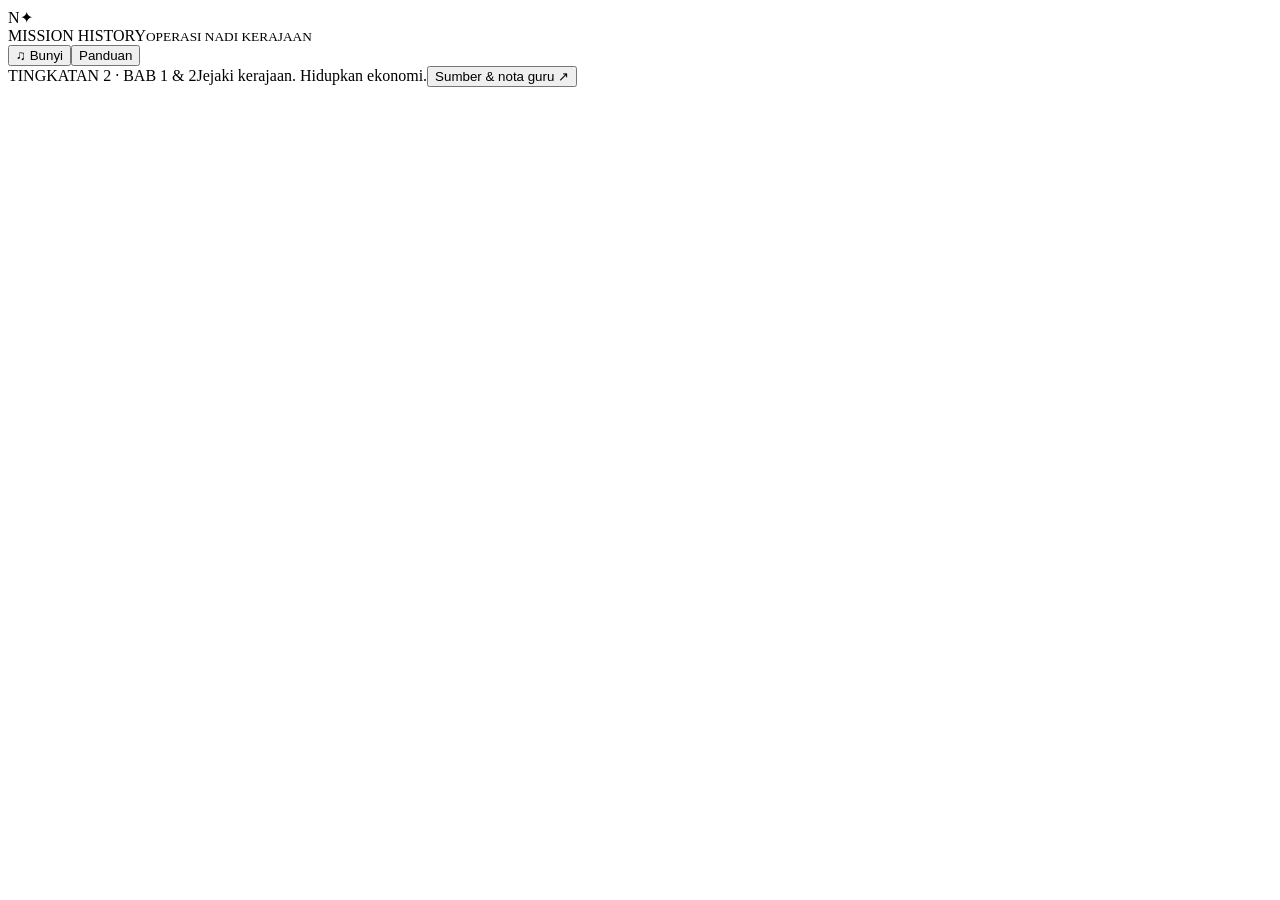
<file: shell.html>
<!doctype html><html lang="ms"><head><meta charset="utf-8"><meta name="viewport" content="width=device-width,initial-scale=1"><meta name="theme-color" content="#102c2c"><meta name="description" content="Operasi Nadi Kerajaan: game Sejarah Tingkatan 2 Bab 1 dan 2 dengan peta, simulasi dan latihan bertulis."><title>Operasi Nadi Kerajaan · Mission History</title><!--STYLE--></head><body><header class="topbar"><div class="brand"><span class="brand-mark">N<span>✦</span></span><div>MISSION HISTORY<small>OPERASI NADI KERAJAAN</small></div></div><nav><button id="audio" class="quiet" aria-pressed="true">♫ Bunyi</button><button id="help" class="quiet">Panduan</button></nav></header><main id="app"></main><footer><span>TINGKATAN 2 · BAB 1 & 2</span><span>Jejaki kerajaan. Hidupkan ekonomi.</span><button id="source-link" class="link-button">Sumber & nota guru ↗</button></footer><div id="toast" role="status" aria-live="polite"></div><dialog id="modal"><div id="modal-body"></div><button id="close-modal" class="primary">Tutup</button></dialog><!--SCRIPTS--></body></html>
</file>
